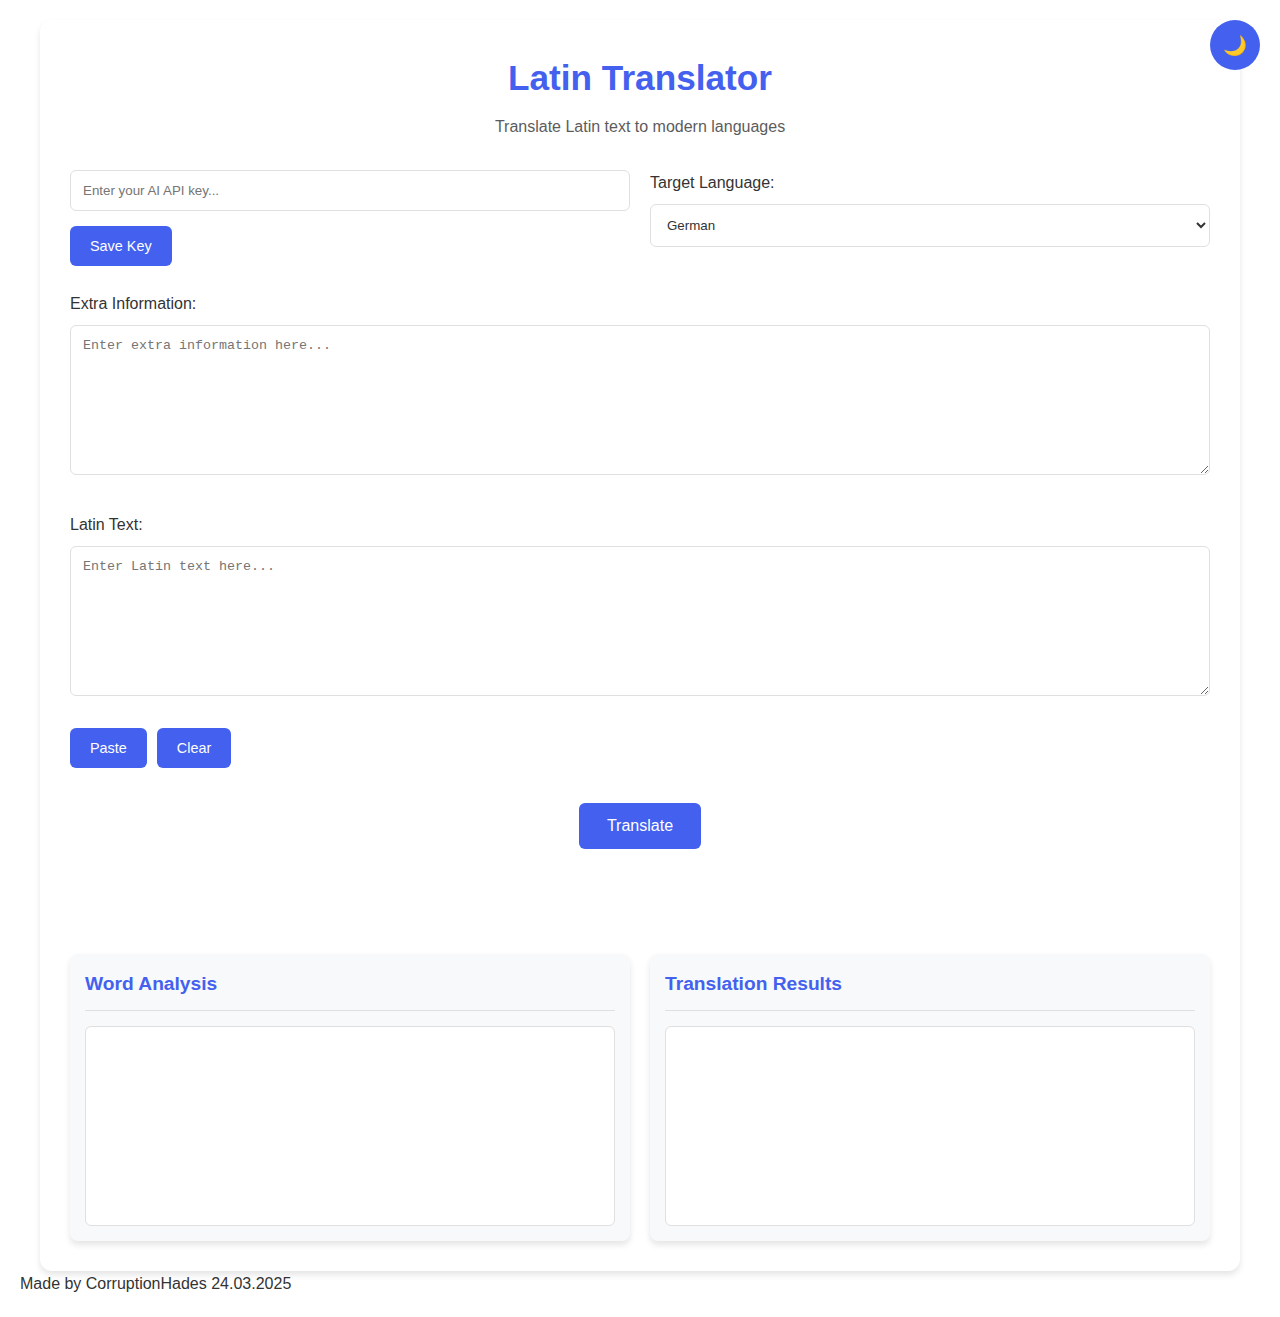
<file: better_latin_translator/index.html>
<!DOCTYPE html>
<html lang="en">
<head>
    <meta charset="UTF-8">
    <meta name="viewport" content="width=device-width, initial-scale=1.0">
    <title>Latin Translator</title>
    <link rel="stylesheet" href="styles.css">
</head>
<body>
<div class="theme-toggle-container">
    <button id="themeToggle">🌓</button>
</div>
<div class="container">
    <header>
        <h1>Latin Translator</h1>
        <p class="subtitle">Translate Latin text to modern languages</p>
    </header>

    <section class="settings-section">
        <div class="api-key-container">
            <input type="password" id="apiKeyInput" placeholder="Enter your AI API key...">
            <button id="saveApiKeyButton">Save Key</button>
        </div>
        <div class="language-container">
            <label for="languageSelector">Target Language:</label>
            <select id="languageSelector">
                <option value="German">German</option>
                <option value="French">French</option>
                <option value="Spanish">Spanish</option>
                <option value="English">English</option>
            </select>
        </div>
    </section>

    <section class="extra-info-section">
        <div class="textarea-container">
            <label for="extraInfoInput">Extra Information:</label>
            <textarea id="extraInfoInput" placeholder="Enter extra information here..."></textarea>
        </div>
    </section>

    <section class="input-section">
        <div class="textarea-container">
            <label for="textInput">Latin Text:</label>
            <textarea id="textInput" placeholder="Enter Latin text here..."></textarea>
            <div class="button-group">
                <button id="pasteButton">Paste</button>
                <button id="clearButton">Clear</button>
            </div>
        </div>
        <div class="button-group">
            <button id="generateButton" class="primary-button">Translate</button>
            <button id="retryButton" class="primary-button" style="display: none;">Retry Translation</button>
        </div>
    </section>

    <div id="translatingIndicator" class="translating-indicator">
        <div class="spinner"></div>
        <span>Translating...</span>
    </div>

    <section class="output-section">
        <div class="output-container">
		    <div class="output-header">
      		  <h3>Word Analysis</h3>
			</div>
			    <div id="outputBox" class="output-box"></div>
			</div>
        <div class="output-container">
            <div class="output-header">
                <h3>Translation Results</h3>
            </div>
            <div id="translationsBox" class="translations-box"></div>
        </div>
    </section>
</div>
<script src="script.js"></script>
<footer>
    <p>Made by CorruptionHades 24.03.2025</p>
</footer>
</body>
</html>
</file>
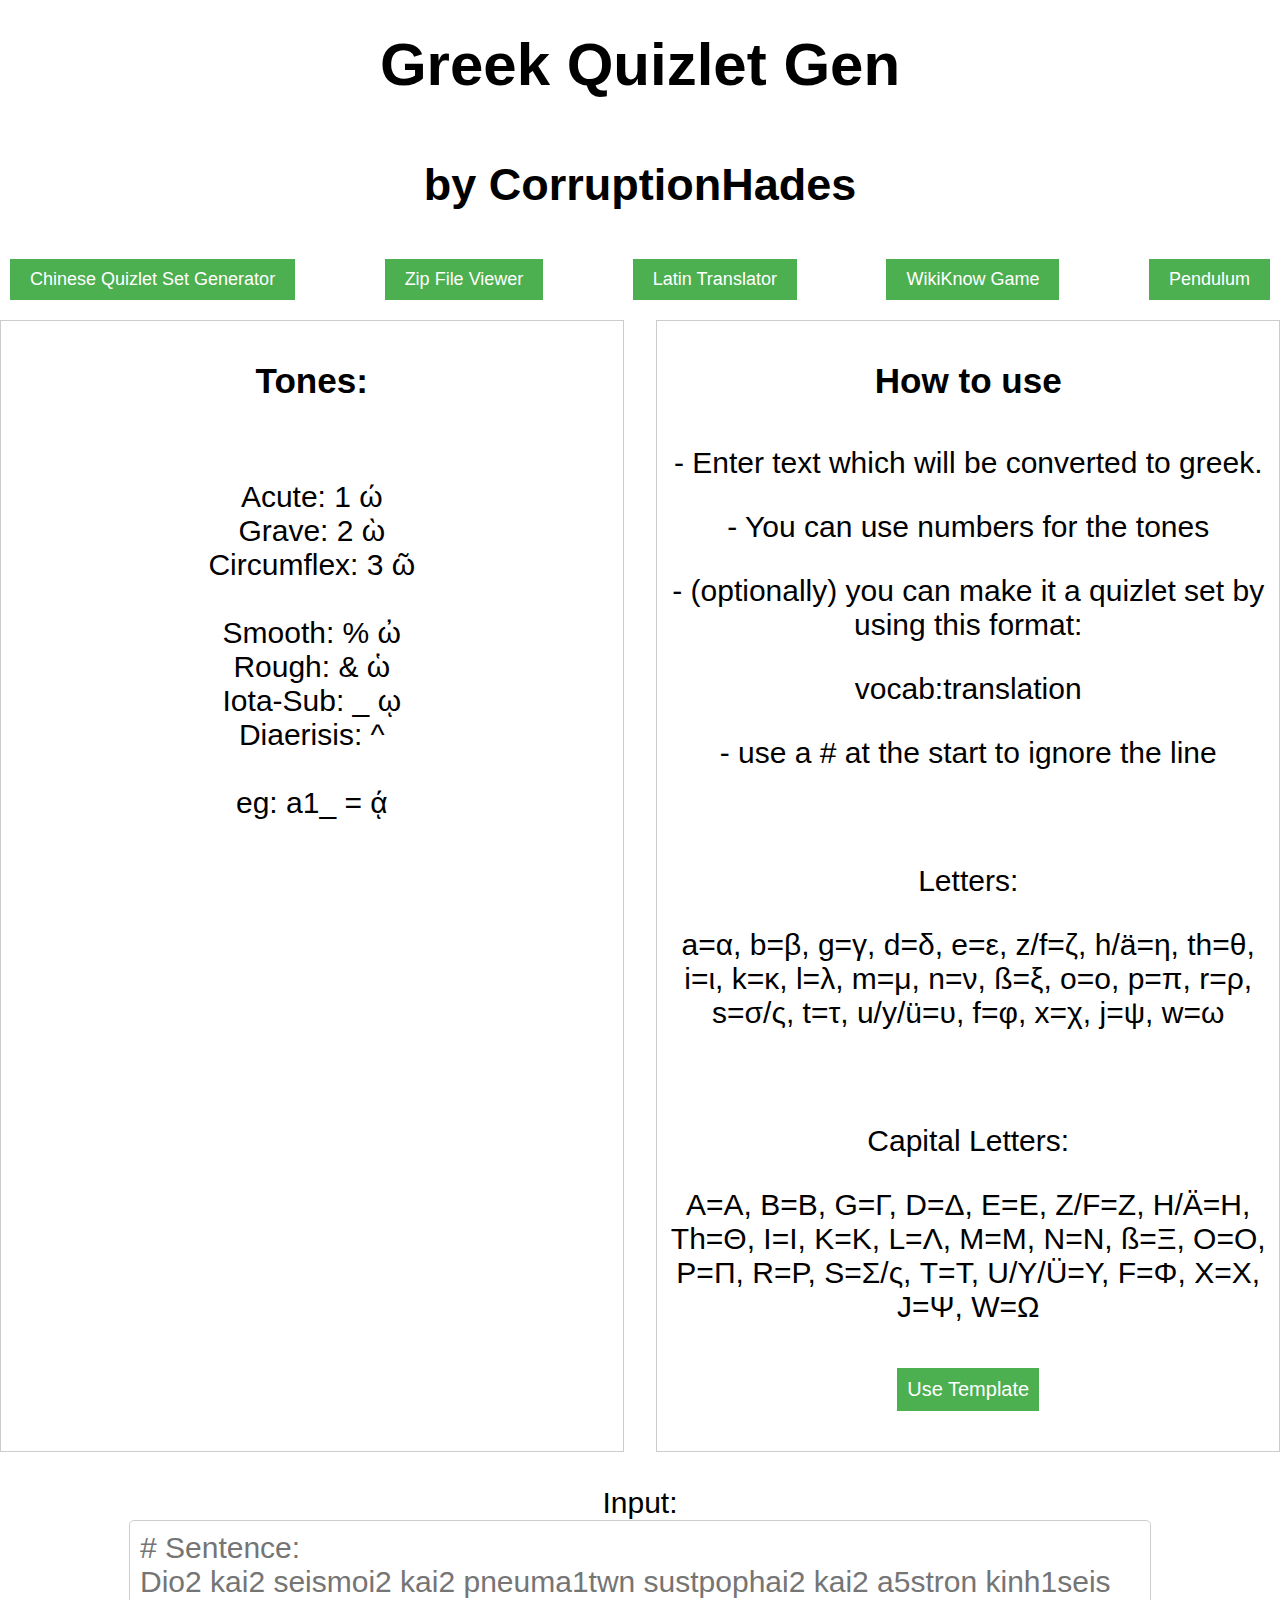
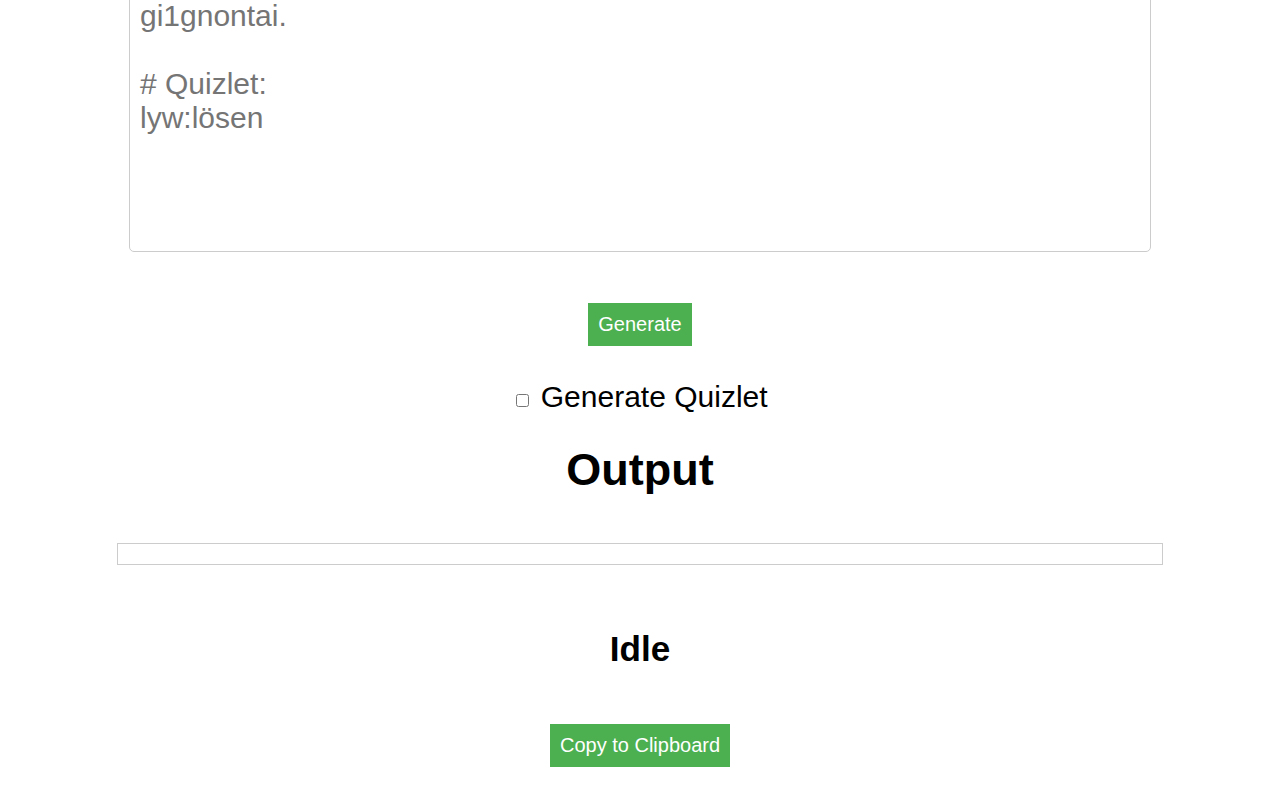
<file: GreekQuizletGen/index.html>
<!DOCTYPE html>
<html lang="en">
<head>
    <meta charset="UTF-8">
    <title>Quizlet Gen</title>
    <style>
        body {
            font-family: Arial, sans-serif;
            text-align: center;
            font-size: 30px;
            margin: 0;
            padding: 0;
        }
        #outputText {
            margin-top: 20px;
            padding: 10px;
            border: 1px solid #ccc;
            width: 80%;
            margin-left: auto;
            margin-right: auto;
        }
        #inputText {
            font-family: Arial, sans-serif;
            font-size: 30px;
        }

        h1, h2, h3 {
            font-family: Arial, sans-serif;
            margin-top: 20px;
            padding: 10px;
        }

        #helpArea, #newColumn {
            margin-top: 20px;
            padding: 10px;
            border: 1px solid #ccc;
            width: 47%;
        }

        button {
            font-family: Arial, sans-serif;
            font-size: 18px;
            padding: 10px 20px;
            background-color: #4CAF50;
            color: white;
            border: none;
            cursor: pointer;
        }
        button:hover {
            background-color: #45a049;
        }

        textarea {
            font-family: Arial, sans-serif;
            font-size: 16px;
            padding: 10px;
            border-radius: 5px;
            border: 1px solid #ccc;
            resize: none; /* Disable textarea resizing */
        }

        input[type="checkbox"] {
            margin-top: 10px;
        }

        label {
            font-size: 16px;
            margin-left: 5px;
        }


        #generateButton, #copyButton, #template {
            font-size: 20px;
            padding: 10px;
            margin-top: 10px;
        }

        .buttonContainer {
            display: flex;
            justify-content: space-between;
        }

        .buttonContainer button {
            margin: 0 10px;
        }

        @media (max-width: 800px) {
            .inputText {
                width: 80%;
            }

            .buttonContainer {
                display: flex;
                justify-content: space-between;
                flex-direction: column;
            }

            .buttonContainer button {
                margin: 3px;
                width: 90%;
                align-self: center;
            }
        }
    </style>
</head>
<body>
    <h1>Greek Quizlet Gen</h1>
    <h2>by CorruptionHades</h2>

    <div id="buttonContainer" class="buttonContainer">
        <button onclick="window.location.href='../ChineseTools/index.html'">Chinese Quizlet Set Generator</button>
        <button onclick="window.location.href='../index.html'">Zip File Viewer</button>
        <button onclick="window.location.href='../better_latin_translator/index.html'">Latin Translator</button>
        <button onclick="window.location.href='../wikiknow/index.html'">WikiKnow Game</button>
        <button onclick="window.location.href='../Pendulum/index.html'">Pendulum</button>
    </div>

    <div style="display: flex; justify-content: space-between;">
        <div id="helpArea">
            <h3>Tones: </h3><br>
            Acute: 1 ώ<br>
            Grave: 2 ὼ<br>
            Circumflex: 3 ῶ<br><br>
            Smooth: % ὠ<br>
            Rough: & ὡ<br>
            Iota-Sub: _ ῳ<br>
            Diaerisis: ^<br>
            <br>
            eg: a1_ = ᾴ<br>
        </div>
        <div id="newColumn">
            <h3>How to use</h3>
            <p>- Enter text which will be converted to greek.</p>
            <p>- You can use numbers for the tones</p>
            <p>- (optionally) you can make it a quizlet set by using this format:</p>
            <p>vocab:translation</p>
            <p>- use a # at the start to ignore the line</p><br>
            <p>Letters:</p>
            <p>a=α, b=β, g=γ, d=δ, e=ε, z/f=ζ, h/ä=η, th=θ, i=ι, k=κ, l=λ, m=μ, n=ν, ß=ξ, o=ο, p=π, r=ρ, s=σ/ς, t=τ, u/y/ü=υ, f=φ, x=χ, j=ψ, w=ω</p><br>
            <p>Capital Letters:</p>
            <p>Α=Α, B=Β, G=Γ, D=Δ, E=Ε, Z/F=Ζ, H/Ä=Η, Th=Θ, I=Ι, K=Κ, L=Λ, M=Μ, N=Ν, ß=Ξ, O=Ο, P=Π, R=Ρ, S=Σ/ς, T=Τ, U/Y/Ü=Υ, F=Φ, X=Χ, J=Ψ, W=Ω<br><br>

            <button id="template">Use Template</button>
        </div>
    </div>

    <br>

    Input:<br>

    <textarea id="inputText" class="inputText" rows="4" cols="50" placeholder="# Sentence:&#10;Dio2 kai2 seismoi2 kai2 pneuma1twn sustpophai2 kai2 a5stron kinh1seis gi1gnontai. &#10;&#10;# Quizlet:&#10;lyw:lösen" style="width: 1000px; height: 310px;"></textarea><br><br>

    <button id="generateButton">Generate</button><br><br>
    <input type="checkbox" id="myCheckbox"> Generate Quizlet <br>

    <div id="quizletCheckDiv">
        <p>Separator</p>
        <textarea id="quizletID"></textarea>
    </div>

    <h2>Output</h2>

    <div id="outputText"></div><br>
    <h3 id="info">Idle</h3>
    <button id="copyButton">Copy to Clipboard</button>

    <br>
    <br>

    <script src="script.js"></script>
</body>
</html>
</file>
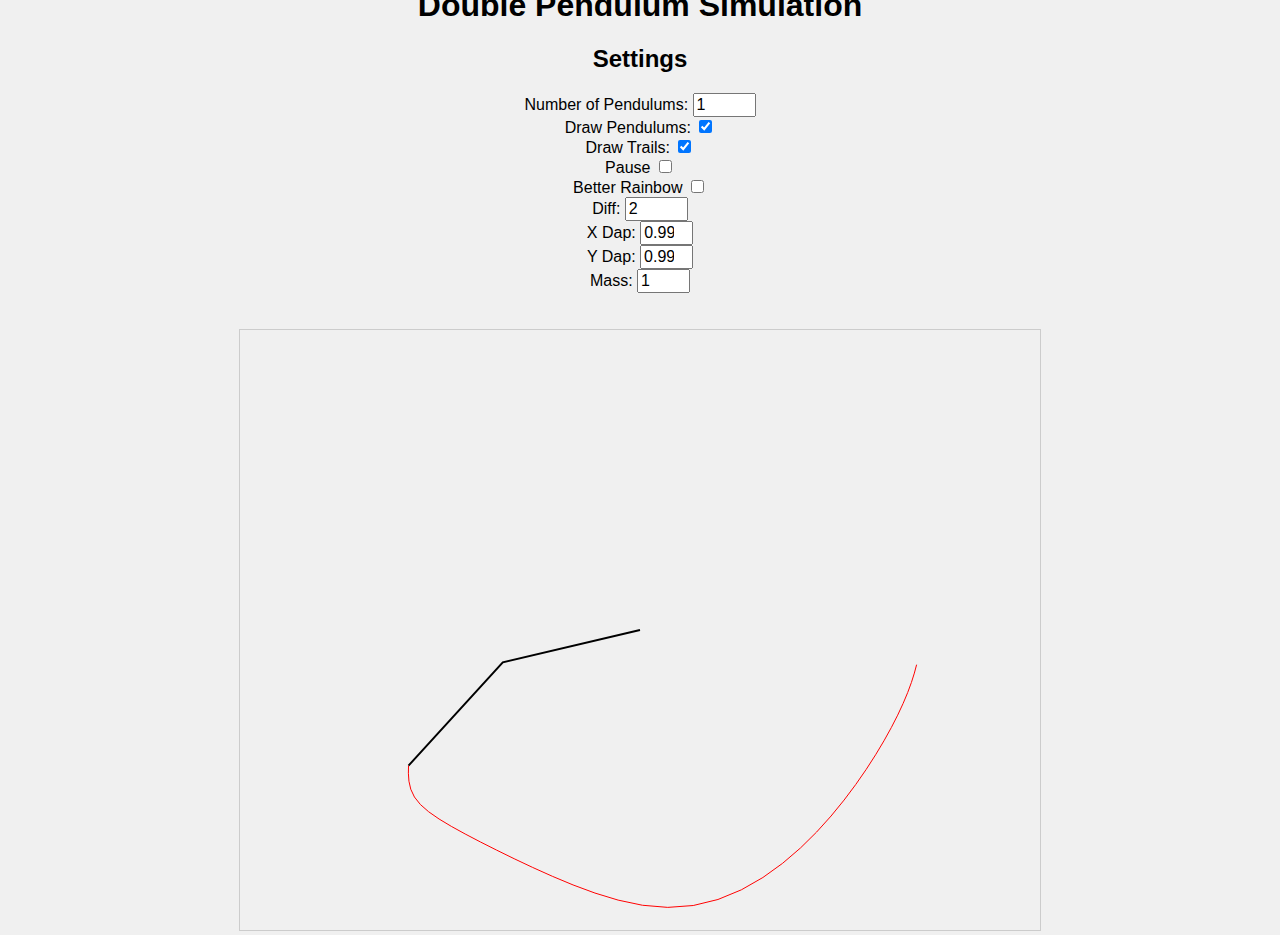
<file: Pendulum/index.html>
<!DOCTYPE html>
<html lang="en">
<head>
    <meta charset="UTF-8">
    <title>Double Pendulum Simulation</title>
    <link rel="stylesheet" href="styles.css">
</head>
<body>
<div class="container">
    <h1>Double Pendulum Simulation</h1>

    <div class="settings">
        <h2>Settings</h2>
        <label for="numPendulums">Number of Pendulums:</label>
        <input type="number" id="numPendulums" value="1" min="1" max="10">
        <br>
        <label for="drawPendulums">Draw Pendulums:</label>
        <input type="checkbox" id="drawPendulums" checked>
        <br>
        <label for="drawTrails">Draw Trails:</label>
        <input type="checkbox" id="drawTrails" checked>
        <br>
        <label for="pause">Pause</label>
        <input type="checkbox" id="pause">
        <br>
        <label for="rainbow">Better Rainbow</label>
        <input type="checkbox" id="rainbow">
        <br>
        <label for="diff">Diff:</label>
        <input type="number" id="diff" value="2" min="1" max="10">
        <br>
        <label for="xdap">X Dap:</label>
        <input type="number" id="xdap" value="0.99" min="0" max="3">
        <br>
        <label for="ydap">Y Dap:</label>
        <input type="number" id="ydap" value="0.99" min="0" max="3">
        <br>
        <label for="mass">Mass:</label>
        <input type="number" id="mass" value="1" min="0" max="2">
        <br>
        <p id="info"></p>
    </div>

    <canvas id="pendulumCanvas" width="800" height="600"></canvas>
</div>
<script src="script.js"></script>
</body>
</html>
</file>
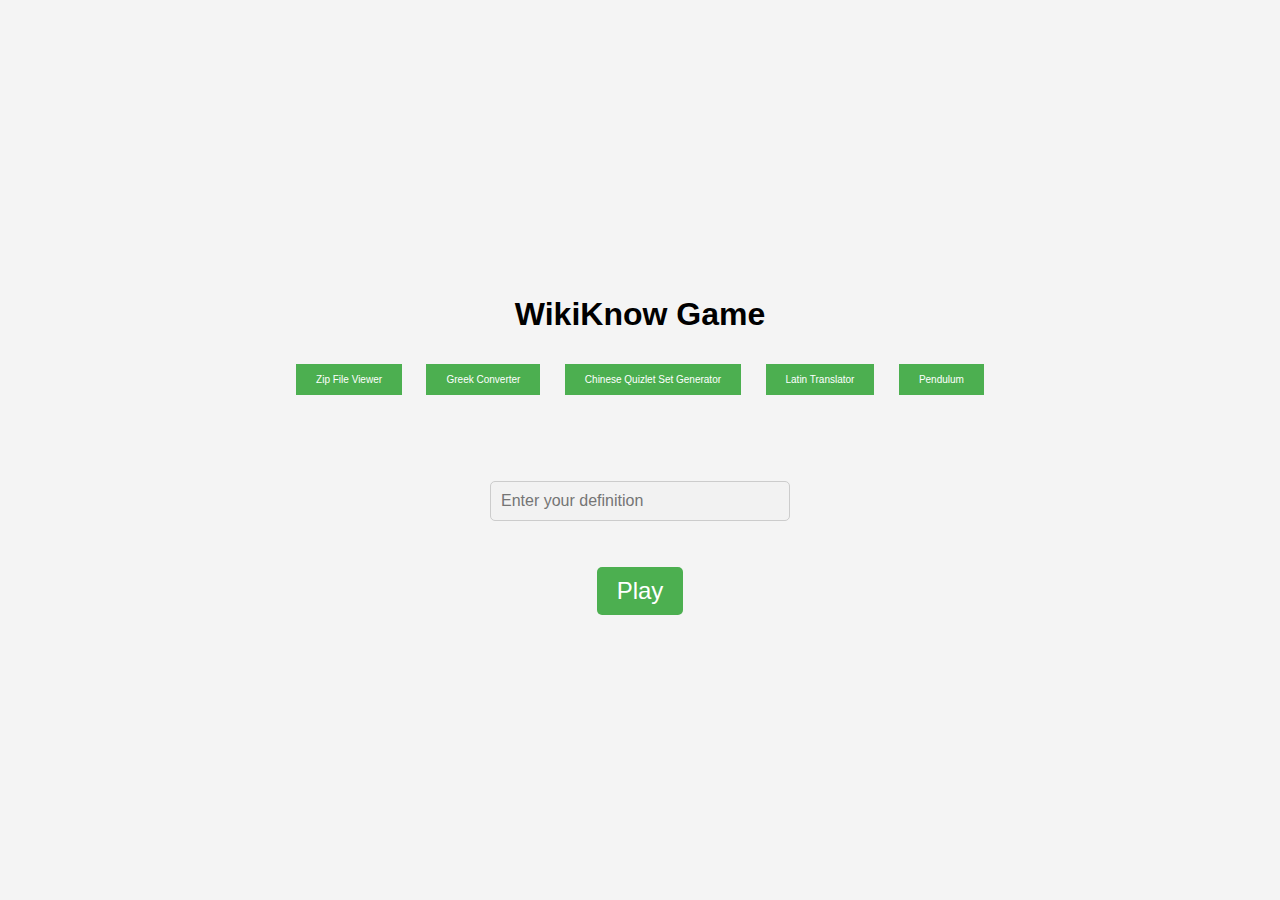
<file: wikiknow/index.html>
<!DOCTYPE html>
<html lang="en">
<head>
    <meta charset="UTF-8">
    <title>WikiKnow Game</title>
    <meta name="viewport" content="width=device-width, initial-scale=1.0" />
    <link rel="stylesheet" href="styles.css">
</head>
<body>

    <div class="container">

        <h1>WikiKnow Game</h1>

        <div id="buttonContainer">
            <button onclick="window.location.href='../index.html'">Zip File Viewer</button>
            <button onclick="window.location.href='../GreekQuizletGen/index.html'">Greek Converter</button>
            <button onclick="window.location.href='../ChineseTools/index.html'">Chinese Quizlet Set Generator</button>
            <button onclick="window.location.href='../better_latin_translator/index.html'">Latin Translator</button>
            <button onclick="window.location.href='../Pendulum/index.html'">Pendulum</button>
        </div>

        <h4 id="word"></h4>
        <a href="#" id="link"></a>
        <br>
        <input type="search" id="definition_input" placeholder="Enter your definition" disabled>
        <br> <h3 id="info_text"></h3>
        <br>
        <button id="play_button">Play</button>
    </div>

    <script src="script.js"></script>
</body>
</html>
</file>
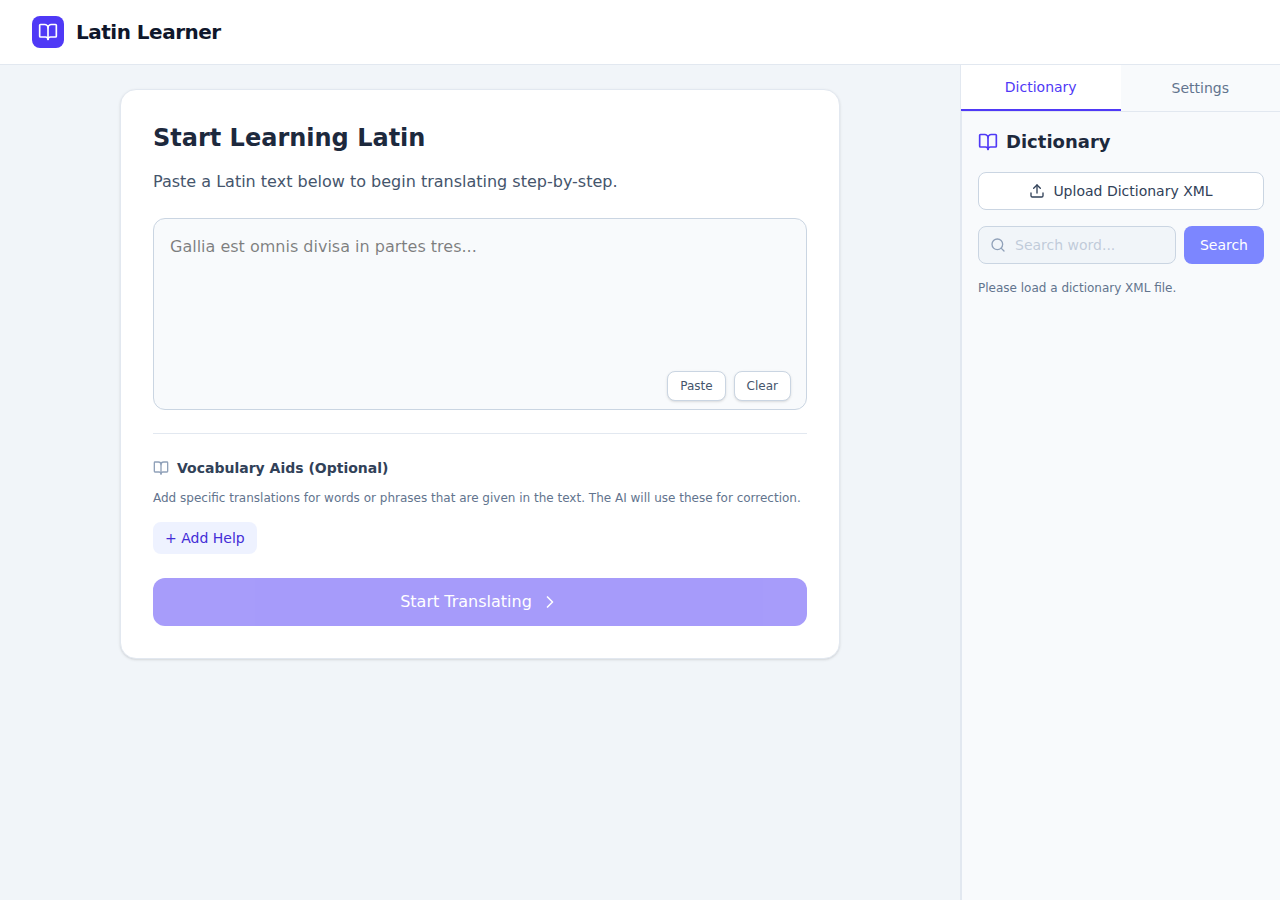
<file: latinlearn/dist/index.html>
<!doctype html>
<html lang="en">
  <head>
    <meta charset="UTF-8" />
    <meta name="viewport" content="width=device-width, initial-scale=1.0" />
    <title>Latein Learn</title>
    <script type="module" crossorigin src="./assets/index-CNq9-dBV.js"></script>
    <link rel="stylesheet" crossorigin href="./assets/index-Dxn6sIit.css">
  </head>
  <body>
    <div id="root"></div>
  </body>
</html>
</file>
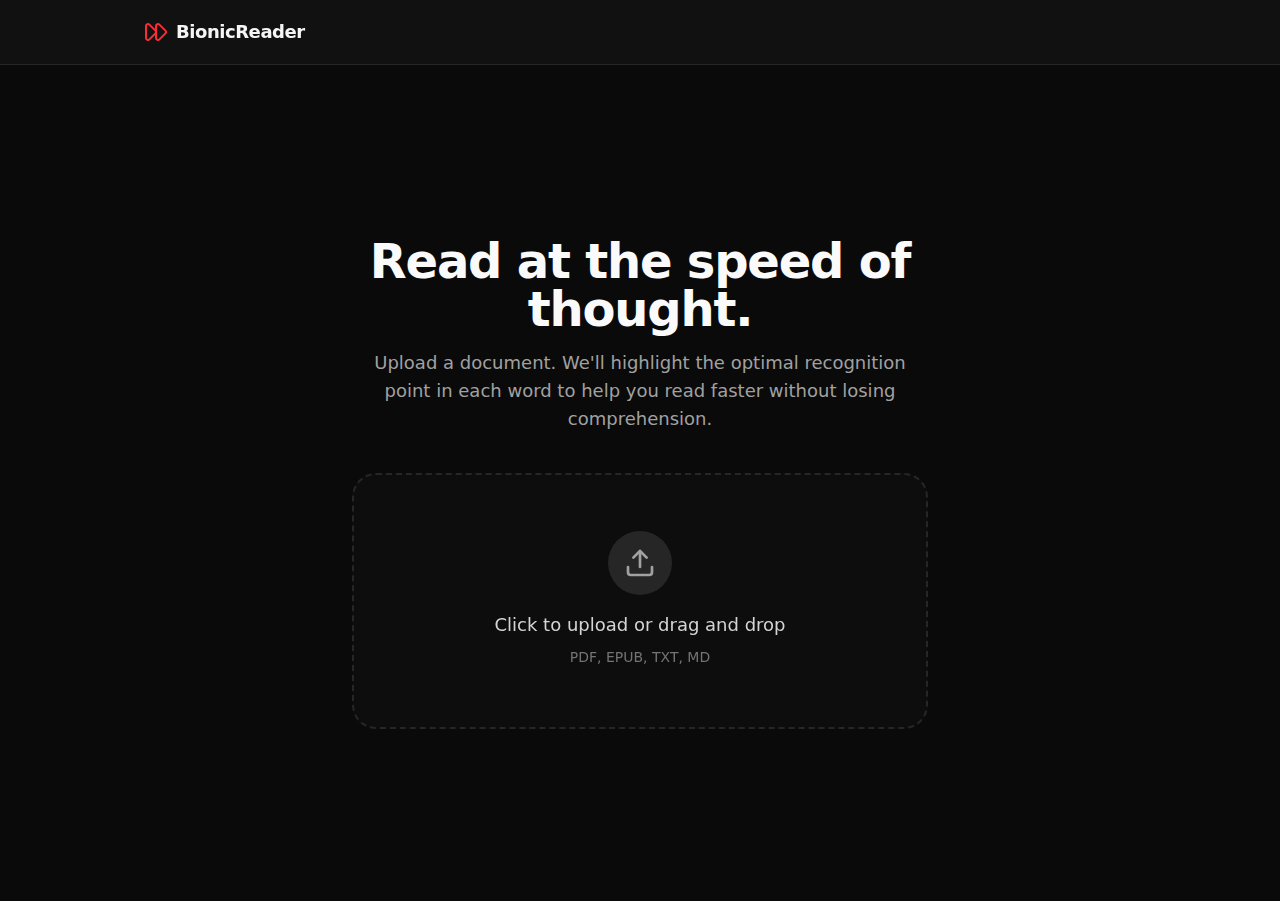
<file: speedread/dist/index.html>
<!doctype html>
<html lang="en">
  <head>
    <meta charset="UTF-8" />
    <meta name="viewport" content="width=device-width, initial-scale=1.0" />
    <title>Bionic Reader</title>
    <script type="module" crossorigin src="./assets/index-B8YcBjqF.js"></script>
    <link rel="stylesheet" crossorigin href="./assets/index-CgSbBqcq.css">
  </head>
  <body>
    <div id="root"></div>
  </body>
</html>
</file>
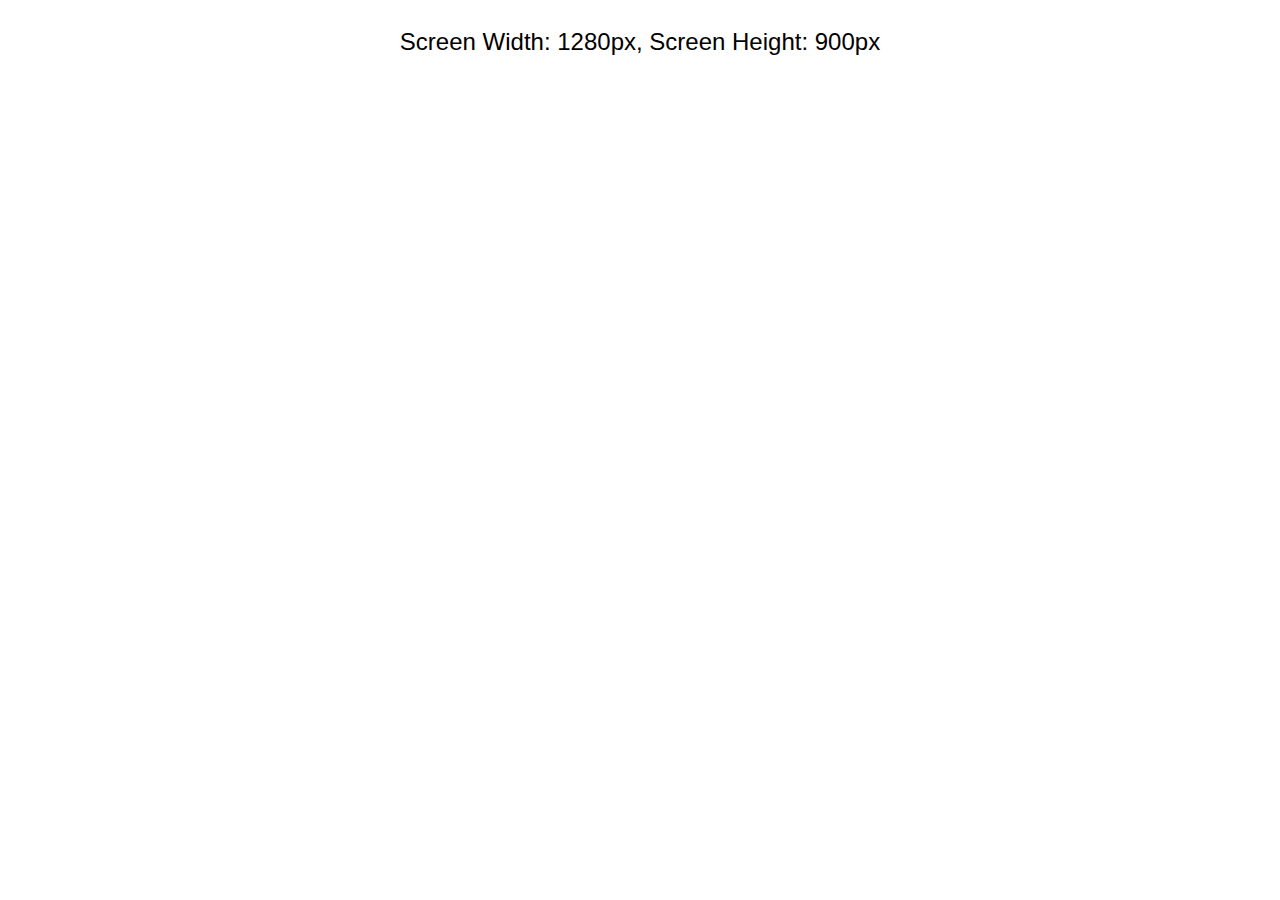
<file: test.html>
<!DOCTYPE html>
<html lang="en">
<head>
    <meta charset="UTF-8">
    <meta name="viewport" content="width=device-width, initial-scale=1.0">
    <title>Screen Size</title>
    <style>
        body {
            font-family: Arial, sans-serif;
            text-align: center;
            padding: 20px;
        }
        #screenSize {
            font-size: 24px;
            margin-bottom: 20px;
        }
    </style>
</head>
<body>

<div id="screenSize"></div>

<script>
    // Function to display screen width and height
    function displayScreenSize() {
        const width = window.innerWidth;
        const height = window.innerHeight;
        document.getElementById("screenSize").innerHTML = "Screen Width: " + width + "px, Screen Height: " + height + "px";
    }

    async function test() {
        const headers = new Headers();
        headers.append("Pinyin", encodeURIComponent("我不是"));

        let response = await fetch(`https://latincheats.stormcph-dk.workers.dev/`, {
            method: "GET",
            headers: headers
        });

        let text = await response.text();

        console.log(text.replaceAll(" ", ""));

        text = decodeURIComponent(text.replaceAll(" ", ""));

        console.log(text);
    }

    // Display screen size when page loads
    window.onload = displayScreenSize;

    // Update screen size when window is resized
    window.onresize = displayScreenSize;
</script>

</body>
</html>
</file>
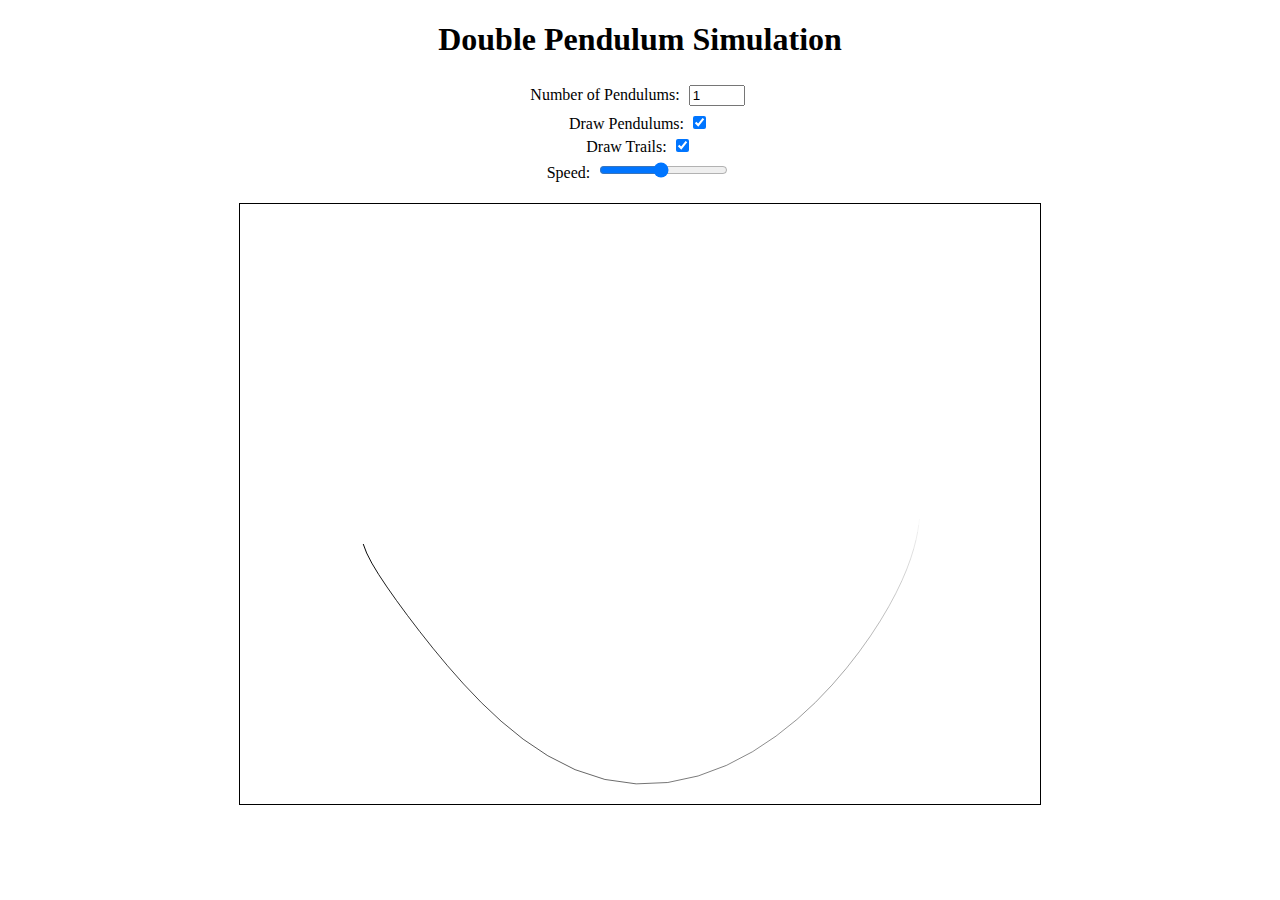
<file: test2.html>
<!DOCTYPE html>
<html lang="en">
<head>
    <meta charset="UTF-8">
    <meta name="viewport" content="width=device-width, initial-scale=1.0">
    <title>Double Pendulum Simulation</title>
    <style>
        canvas {
            border: 1px solid black;
            display: block;
            margin: 0 auto;
        }
        #controls {
            text-align: center;
            margin: 20px;
        }
        #controls input {
            margin: 5px;
        }
    </style>
</head>
<body>
<h1 style="text-align: center;">Double Pendulum Simulation</h1>
<div id="controls">
    <label for="numPendulums">Number of Pendulums:</label>
    <input type="number" id="numPendulums" value="1" min="1" max="10"><br>
    <label for="drawPendulums">Draw Pendulums:</label>
    <input type="checkbox" id="drawPendulums" checked><br>
    <label for="drawTrails">Draw Trails:</label>
    <input type="checkbox" id="drawTrails" checked><br>
    <label for="speed">Speed:</label>
    <input type="range" id="speed" min="0.1" max="2" value="1" step="0.1"><br>
</div>
<canvas id="canvas" width="800" height="600"></canvas>
<script>

    const canvas = document.getElementById('canvas');
    const ctx = canvas.getContext('2d');

    let numPendulums = document.getElementById('numPendulums').value;
    let drawPendulums = document.getElementById('drawPendulums').checked;
    let drawTrails = document.getElementById('drawTrails').checked;
    let speed = document.getElementById('speed').value;

    class Pendulum {
        constructor(x, y, length1, length2, mass1, mass2, angle1, angle2) {
            this.origin = { x, y };
            this.x = x;
            this.y = y;
            this.length1 = length1;
            this.length2 = length2;
            this.length = [length1, length2];
            this.mass1 = mass1;
            this.mass = [mass1, mass2];
            this.mass2 = mass2;
            this.angle = angle1;

            this.angle1 = angle1;
            this.angle2 = angle2;
            this.aVel1 = 0;
            this.aVel2 = 0;
            this.aAcc1 = 0;
            this.aAcc2 = 0;
            this.trail = [];
            this.maxTrailLength = 40; // Adjust the trail length as needed
        }

        update() {

            const g = 1;

            const num1 = -g * (2 * this.mass1 + this.mass2) * Math.sin(this.angle1);
            const num2 = -this.mass2 * g * Math.sin(this.angle1 - 2 * this.angle2);
            const num3 = -2 * Math.sin(this.angle1 - this.angle2) * this.mass2;
            const num4 = this.aVel2 * this.aVel2 * this.length2 + this.aVel1 * this.aVel1 * this.length1 * Math.cos(this.angle1 - this.angle2);
            const den = this.length1 * (2 * this.mass1 + this.mass2 - this.mass2 * Math.cos(2 * this.angle1 - 2 * this.angle2));

            this.aAcc1 = (num1 + num2 + num3 * num4) / den;

            const num5 = 2 * Math.sin(this.angle1 - this.angle2);
            const num6 = (this.aVel1 * this.aVel1 * this.length1 * (this.mass1 + this.mass2) + g * (this.mass1 + this.mass2) * Math.cos(this.angle1) + this.aVel2 * this.aVel2 * this.length2 * this.mass2 * Math.cos(this.angle1 - this.angle2));
            const den2 = this.length2 * (2 * this.mass1 + this.mass2 - this.mass2 * Math.cos(2 * this.angle1 - 2 * this.angle2));

            this.aAcc2 = (num5 * num6) / den2;

            this.angle1 += this.aVel1;
            this.angle2 += this.aVel2;
            this.aVel1 += this.aAcc1;
            this.aVel2 += this.aAcc2;

         //   this.aVel1 *= 0.99; // Damping to stabilize the motion
      //      this.aVel2 *= 0.99;

            // Update trail
            const x1 = this.x + this.length1 * Math.sin(this.angle1);
            const y1 = this.y + this.length1 * Math.cos(this.angle1);
            const x2 = x1 + this.length2 * Math.sin(this.angle2);
            const y2 = y1 + this.length2 * Math.cos(this.angle2);
            this.trail.push({ x: x2, y: y2 });

            if (this.trail.length > this.maxTrailLength) {
                this.trail.shift();
            }
        }


        draw() {
            const end1 = this.getEnd1();
            const end2 = this.getEnd2();

            ctx.beginPath();
            ctx.moveTo(this.origin.x, this.origin.y);
            ctx.lineTo(end1.x, end1.y);
            ctx.lineTo(end2.x, end2.y);
            ctx.strokeStyle = 'black';
            ctx.lineWidth = 2;
            ctx.stroke();

            ctx.beginPath();
            ctx.arc(end2.x, end2.y, this.mass[1] / 2, 0, Math.PI * 2);
            ctx.fillStyle = 'black';
            ctx.fill();
        }

        drawTrail() {
            for (let i = 0; i < this.trail.length - 1; i++) {
                const opacity = (i + 1) / this.trail.length;
                ctx.beginPath();
                ctx.moveTo(this.trail[i].x, this.trail[i].y);
                ctx.lineTo(this.trail[i + 1].x, this.trail[i + 1].y);
                ctx.strokeStyle = `rgba(0, 0, 0, ${opacity})`;
                ctx.lineWidth = 1;
                ctx.stroke();
            }
        }

        getEnd1() {
            return {
                x: this.origin.x + this.length[0] * Math.sin(this.angle[0]),
                y: this.origin.y + this.length[0] * Math.cos(this.angle[0])
            };
        }

        getEnd2() {
            const end1 = this.getEnd1();
            return {
                x: end1.x + this.length[1] * Math.sin(this.angle[1]),
                y: end1.y + this.length[1] * Math.cos(this.angle[1])
            };
        }
    }

    const pendulums = [];

    function initializePendulums(numPendulums) {
        pendulums.length = 0;
        const initialLength1 = Math.random() * 100 + 50;
        const initialLength2 = Math.random() * 100 + 50;
        const initialMass1 = Math.random() * 20 + 10;
        const initialMass2 = Math.random() * 20 + 10;
        const initialAngle1 = Math.PI / 2;
        const initialAngle2 = Math.PI / 2;

        const diff = 10;

        for (let i = 0; i < numPendulums; i++) {
            const length1 = initialLength1 + Math.floor(Math.random() * diff);
            const length2 = initialLength2 + Math.floor(Math.random() * diff);
            const mass1 = // Math.random() * 20 + 10;
                initialMass1 + Math.floor(Math.random() * diff);
            const mass2 =// Math.random() * 20 + 10;
                initialMass2 + Math.floor(Math.random() * diff);
            const angle1 = initialAngle1;
            const angle2 = initialAngle2;
            const pendulum = new Pendulum(canvas.width / 2, canvas.height / 2, length1, length2, mass1, mass2, angle1, angle2);
            pendulums.push(pendulum);
        }
    }

    function updateSimulation() {
        ctx.clearRect(0, 0, canvas.width, canvas.height);

        pendulums.forEach(pendulum => {
            pendulum.update();
            if (drawPendulums) pendulum.draw();
            if (drawTrails) pendulum.drawTrail();
        });

        requestAnimationFrame(updateSimulation);
    }

    document.getElementById('numPendulums').addEventListener('input', (e) => {
        numPendulums = e.target.value;
        initializePendulums(numPendulums);
    });

    document.getElementById('drawPendulums').addEventListener('change', (e) => {
        drawPendulums = e.target.checked;
    });

    document.getElementById('drawTrails').addEventListener('change', (e) => {
        drawTrails = e.target.checked;
    });

    document.getElementById('speed').addEventListener('input', (e) => {
        speed = e.target.value;
        pendulums.forEach(p => {
            p.aVel = [p.aVel[0] * speed, p.aVel[1] * speed];
        });
    });

    initializePendulums(numPendulums);
    updateSimulation();


</script>
</body>

</html>
</file>
<file: better_latin_translator/styles.css>
:root {
    --primary-color: #4361ee;
    --primary-hover: #3a56d4;
    --secondary-color: #f72585;
    --background-color: #ffffff;
    --text-color: #333333;
    --border-color: #e0e0e0;
    --card-bg: #f8f9fa;
    --input-bg: #ffffff;
    --shadow: 0 4px 6px rgba(0, 0, 0, 0.1);
    --transition: all 0.3s ease;
}

[data-theme="dark"] {
    --primary-color: #4cc9f0;
    --primary-hover: #3aa8d8;
    --secondary-color: #f72585;
    --background-color: #121212;
    --text-color: #e0e0e0;
    --border-color: #333333;
    --card-bg: #1e1e1e;
    --input-bg: #2d2d2d;
    --shadow: 0 4px 6px rgba(0, 0, 0, 0.3);
}

* {
    box-sizing: border-box;
    margin: 0;
    padding: 0;
}

body {
    font-family: 'Segoe UI', Tahoma, Geneva, Verdana, sans-serif;
    background-color: var(--background-color);
    color: var(--text-color);
    transition: var(--transition);
    line-height: 1.6;
    padding: 20px;
    min-height: 100vh;
}

.container {
    max-width: 1200px;
    margin: 0 auto;
    background-color: var(--background-color);
    padding: 30px;
    border-radius: 12px;
    box-shadow: var(--shadow);
    transition: var(--transition);
}

header {
    text-align: center;
    margin-bottom: 30px;
}

h1 {
    color: var(--primary-color);
    margin-bottom: 8px;
    font-size: 2.2rem;
}

.subtitle {
    color: var(--text-color);
    opacity: 0.8;
    font-size: 1rem;
}

.settings-section {
    display: flex;
    flex-wrap: wrap;
    gap: 20px;
    margin-bottom: 25px;
}

.api-key-container, .language-container {
    flex: 1;
    min-width: 250px;
}

label {
    display: block;
    margin-bottom: 8px;
    font-weight: 500;
    color: var(--text-color);
}

input, select, textarea {
    width: 100%;
    padding: 12px;
    margin-bottom: 15px;
    border: 1px solid var(--border-color);
    border-radius: 6px;
    background-color: var(--input-bg);
    color: var(--text-color);
    transition: var(--transition);
}

input:focus, select:focus, textarea:focus {
    outline: none;
    border-color: var(--primary-color);
    box-shadow: 0 0 0 2px rgba(67, 97, 238, 0.2);
}

button {
    padding: 12px 20px;
    border: none;
    border-radius: 6px;
    background-color: var(--primary-color);
    color: white;
    cursor: pointer;
    font-weight: 500;
    transition: var(--transition);
    font-size: 0.9rem;
}

button:hover {
    background-color: var(--primary-hover);
    transform: translateY(-1px);
}

button:active {
    transform: translateY(0);
}

.primary-button {
    background-color: var(--primary-color);
    padding: 14px 28px;
    font-size: 1rem;
    display: block;
    margin: 20px auto;
}

.button-group {
    display: flex;
    gap: 10px;
    margin-top: 10px;
}

.input-section {
    margin-bottom: 25px;
}

.textarea-container {
    margin-bottom: 15px;
}

textarea {
    min-height: 150px;
    resize: vertical;
}

.output-section {
    display: grid;
    grid-template-columns: 1fr 1fr;
    gap: 20px;
    margin-top: 30px;
}

@media (max-width: 768px) {
    .output-section {
        grid-template-columns: 1fr;
    }
}

.output-container {
    background-color: var(--card-bg);
    border-radius: 8px;
    padding: 15px;
    box-shadow: var(--shadow);
    transition: var(--transition);
}

.output-header {
    margin-bottom: 15px;
    padding-bottom: 10px;
    border-bottom: 1px solid var(--border-color);
}

h3 {
    color: var(--primary-color);
    font-size: 1.2rem;
}

.output-box, .translations-box {
    min-height: 200px;
    max-height: 300px;
    overflow-y: auto;
    padding: 10px;
    background-color: var(--background-color);
    border-radius: 6px;
    border: 1px solid var(--border-color);
}

.word {
    display: inline-block;
    margin: 5px;
    padding: 8px 12px;
    border-radius: 4px;
    background-color: var(--card-bg);
    color: var(--text-color);
    border: 1px solid var(--border-color);
    transition: var(--transition);
}

.word.completed {
    background-color: #28a745;
    color: white;
    border-color: #28a745;
}

.translation {
    margin-bottom: 10px;
    padding: 12px;
    border-radius: 6px;
    background-color: var(--card-bg);
    box-shadow: var(--shadow);
    transition: var(--transition);
}

.translation:hover {
    transform: translateX(5px);
}

.theme-toggle-container {
    position: fixed;
    top: 20px;
    right: 20px;
    z-index: 100;
}

#themeToggle {
    width: 50px;
    height: 50px;
    border-radius: 50%;
    font-size: 1.2rem;
    display: flex;
    align-items: center;
    justify-content: center;
    background-color: var(--primary-color);
    color: white;
}

.translating-indicator {
    display: flex;
    align-items: center;
    justify-content: center;
    gap: 10px;
    padding: 15px;
    margin: 20px 0;
    background-color: rgba(67, 97, 238, 0.1);
    border-radius: 8px;
    color: var(--primary-color);
    font-weight: 500;
    opacity: 0;
    height: 0;
    overflow: hidden;
    transition: var(--transition);
}

.translating-indicator.active {
    opacity: 1;
    height: auto;
}

.spinner {
    width: 20px;
    height: 20px;
    border: 3px solid rgba(67, 97, 238, 0.3);
    border-radius: 50%;
    border-top-color: var(--primary-color);
    animation: spin 1s ease-in-out infinite;
}

@keyframes spin {
    to { transform: rotate(360deg); }
}

#retryButton {
    display: none;
    margin-top: 20px;
    padding: 12px 20px;
    border: none;
    border-radius: 6px;
    background-color: var(--secondary-color);
    color: white;
    cursor: pointer;
    font-weight: 500;
    transition: var(--transition);
    font-size: 0.9rem;
}

#retryButton:hover {
    background-color: darken(var(--secondary-color), 10%);
}

/* Add these styles to your existing CSS */
.word {
    position: relative;
    cursor: pointer;
}

.word-translations {
    position: absolute;
    bottom: 100%;
    left: 50%;
    transform: translateX(-50%);
    background-color: var(--card-bg);
    border: 1px solid var(--border-color);
    border-radius: 6px;
    padding: 10px;
    box-shadow: var(--shadow);
    z-index: 100;
    min-width: 150px;
    max-width: 250px;
    display: none;
    margin-bottom: 5px;
}

.word-translations::after {
    content: '';
    position: absolute;
    top: 100%;
    left: 50%;
    transform: translateX(-50%);
    border-width: 5px;
    border-style: solid;
    border-color: var(--card-bg) transparent transparent transparent;
}

.word:hover .word-translations {
    display: block;
}

.word-translation-item {
    padding: 5px;
    margin: 3px 0;
    border-bottom: 1px solid var(--border-color);
    font-size: 0.9rem;
}

.word-translation-item:last-child {
    border-bottom: none;
}

/* Add to styles.css */
.word-popup {
    position: absolute;
    background-color: var(--card-bg);
    border: 1px solid var(--border-color);
    border-radius: 6px;
    padding: 10px;
    box-shadow: var(--shadow);
    z-index: 100;
    max-width: 300px;
    max-height: 200px;
    overflow-y: auto;
    display: none;
}

.word-popup h4 {
    margin-bottom: 8px;
    color: var(--primary-color);
    border-bottom: 1px solid var(--border-color);
    padding-bottom: 5px;
}

.word-popup ul {
    list-style-type: none;
    padding-left: 5px;
}

.word-popup li {
    padding: 3px 0;
    border-bottom: 1px dashed var(--border-color);
}

.word-popup li:last-child {
    border-bottom: none;
}

.word-container {
    position: relative;
    display: inline-block;
}
</file>
<file: Pendulum/styles.css>
body {
    font-family: Arial, sans-serif;
    margin: 0;
    padding: 0;
    background-color: #f0f0f0;
    display: flex;
    justify-content: center;
    align-items: center;
    height: 100vh;
    flex-direction: column;
}

.container {
    text-align: center;
}

canvas {
    border: 1px solid #ccc;
    margin-top: 20px;
}

label, input {
    font-size: 16px;
}
</file>
<file: wikiknow/styles.css>
@media (max-width: 800px) {
    .buttonContainer {
        display: flex;
        justify-content: space-between;
        flex-direction: column;
    }

    .buttonContainer button {
        margin: 3px;
        width: 90%;
        align-self: center;
    }
}

body {
    font-family: Arial, sans-serif;
    background-color: #f4f4f4;
    margin: 0;
    padding: 0;
    display: flex;
    justify-content: center;
    align-items: center;
    height: 100vh;
}

.container {
    text-align: center;
}

#play_button {
    font-size: 24px;
    padding: 10px 20px;
    background-color: #4CAF50;
    color: white;
    border: none;
    cursor: pointer;
    border-radius: 5px;
    transition: background-color 0.3s;
}

#play_button:hover {
    background-color: #45a049;
}

h4 {
    margin-top: 20px;
    font-size: 28px;
}

#definition_input {
    margin-top: 20px;
    padding: 10px;
    font-size: 16px;
    width: 300px;
    border: 1px solid #ccc;
    border-radius: 5px;
}

#link {
    font-size: 16px;
    color: blue;
    text-decoration: underline;
    cursor: pointer;
}

#link:hover {
    color: #23527c;
}

button {
    font-family: Arial, sans-serif;
    font-size: 10px;
    padding: 10px 20px;
    background-color: #4CAF50;
    color: white;
    border: none;
    cursor: pointer;
    margin: 10px 10px;
}

button:hover {
    background-color: #45a049;
}

.buttonContainer {
    display: flex;
    justify-content: space-between;
}

.buttonContainer button {
    margin: 0 10px;
}
</file>
<file: latinlearn/dist/assets/index-Dxn6sIit.css>
/*! tailwindcss v4.2.1 | MIT License | https://tailwindcss.com */@layer properties{@supports (((-webkit-hyphens:none)) and (not (margin-trim:inline))) or ((-moz-orient:inline) and (not (color:rgb(from red r g b)))){*,:before,:after,::backdrop{--tw-translate-x:0;--tw-translate-y:0;--tw-translate-z:0;--tw-space-y-reverse:0;--tw-border-style:solid;--tw-leading:initial;--tw-font-weight:initial;--tw-tracking:initial;--tw-shadow:0 0 #0000;--tw-shadow-color:initial;--tw-shadow-alpha:100%;--tw-inset-shadow:0 0 #0000;--tw-inset-shadow-color:initial;--tw-inset-shadow-alpha:100%;--tw-ring-color:initial;--tw-ring-shadow:0 0 #0000;--tw-inset-ring-color:initial;--tw-inset-ring-shadow:0 0 #0000;--tw-ring-inset:initial;--tw-ring-offset-width:0px;--tw-ring-offset-color:#fff;--tw-ring-offset-shadow:0 0 #0000;--tw-backdrop-blur:initial;--tw-backdrop-brightness:initial;--tw-backdrop-contrast:initial;--tw-backdrop-grayscale:initial;--tw-backdrop-hue-rotate:initial;--tw-backdrop-invert:initial;--tw-backdrop-opacity:initial;--tw-backdrop-saturate:initial;--tw-backdrop-sepia:initial;--tw-duration:initial}}}@layer theme{:root,:host{--font-sans:ui-sans-serif, system-ui, sans-serif, "Apple Color Emoji", "Segoe UI Emoji", "Segoe UI Symbol", "Noto Color Emoji";--font-serif:ui-serif, Georgia, Cambria, "Times New Roman", Times, serif;--font-mono:ui-monospace, SFMono-Regular, Menlo, Monaco, Consolas, "Liberation Mono", "Courier New", monospace;--color-red-100:oklch(93.6% .032 17.717);--color-red-300:oklch(80.8% .114 19.571);--color-red-500:oklch(63.7% .237 25.331);--color-red-600:oklch(57.7% .245 27.325);--color-red-900:oklch(39.6% .141 25.723);--color-orange-100:oklch(95.4% .038 75.164);--color-orange-300:oklch(83.7% .128 66.29);--color-orange-900:oklch(40.8% .123 38.172);--color-amber-50:oklch(98.7% .022 95.277);--color-amber-100:oklch(96.2% .059 95.617);--color-amber-200:oklch(92.4% .12 95.746);--color-amber-300:oklch(87.9% .169 91.605);--color-amber-600:oklch(66.6% .179 58.318);--color-amber-700:oklch(55.5% .163 48.998);--color-amber-800:oklch(47.3% .137 46.201);--color-amber-900:oklch(41.4% .112 45.904);--color-yellow-100:oklch(97.3% .071 103.193);--color-yellow-300:oklch(90.5% .182 98.111);--color-yellow-900:oklch(42.1% .095 57.708);--color-green-100:oklch(96.2% .044 156.743);--color-green-300:oklch(87.1% .15 154.449);--color-green-900:oklch(39.3% .095 152.535);--color-emerald-50:oklch(97.9% .021 166.113);--color-emerald-100:oklch(95% .052 163.051);--color-emerald-200:oklch(90.5% .093 164.15);--color-emerald-300:oklch(84.5% .143 164.978);--color-emerald-400:oklch(76.5% .177 163.223);--color-emerald-600:oklch(59.6% .145 163.225);--color-emerald-700:oklch(50.8% .118 165.612);--color-emerald-800:oklch(43.2% .095 166.913);--color-emerald-900:oklch(37.8% .077 168.94);--color-blue-50:oklch(97% .014 254.604);--color-blue-100:oklch(93.2% .032 255.585);--color-blue-200:oklch(88.2% .059 254.128);--color-blue-300:oklch(80.9% .105 251.813);--color-blue-700:oklch(48.8% .243 264.376);--color-blue-800:oklch(42.4% .199 265.638);--color-blue-900:oklch(37.9% .146 265.522);--color-indigo-50:oklch(96.2% .018 272.314);--color-indigo-100:oklch(93% .034 272.788);--color-indigo-300:oklch(78.5% .115 274.713);--color-indigo-400:oklch(67.3% .182 276.935);--color-indigo-500:oklch(58.5% .233 277.117);--color-indigo-600:oklch(51.1% .262 276.966);--color-indigo-700:oklch(45.7% .24 277.023);--color-indigo-900:oklch(35.9% .144 278.697);--color-purple-100:oklch(94.6% .033 307.174);--color-purple-300:oklch(82.7% .119 306.383);--color-purple-900:oklch(38.1% .176 304.987);--color-rose-100:oklch(94.1% .03 12.58);--color-rose-300:oklch(81% .117 11.638);--color-rose-900:oklch(41% .159 10.272);--color-slate-50:oklch(98.4% .003 247.858);--color-slate-100:oklch(96.8% .007 247.896);--color-slate-200:oklch(92.9% .013 255.508);--color-slate-300:oklch(86.9% .022 252.894);--color-slate-400:oklch(70.4% .04 256.788);--color-slate-500:oklch(55.4% .046 257.417);--color-slate-600:oklch(44.6% .043 257.281);--color-slate-700:oklch(37.2% .044 257.287);--color-slate-800:oklch(27.9% .041 260.031);--color-slate-900:oklch(20.8% .042 265.755);--color-slate-950:oklch(12.9% .042 264.695);--color-white:#fff;--spacing:.25rem;--container-md:28rem;--container-3xl:48rem;--container-4xl:56rem;--container-7xl:80rem;--text-xs:.75rem;--text-xs--line-height:calc(1 / .75);--text-sm:.875rem;--text-sm--line-height:calc(1.25 / .875);--text-lg:1.125rem;--text-lg--line-height:calc(1.75 / 1.125);--text-xl:1.25rem;--text-xl--line-height:calc(1.75 / 1.25);--text-2xl:1.5rem;--text-2xl--line-height:calc(2 / 1.5);--font-weight-normal:400;--font-weight-medium:500;--font-weight-semibold:600;--font-weight-bold:700;--tracking-tight:-.025em;--tracking-wider:.05em;--leading-tight:1.25;--leading-relaxed:1.625;--leading-loose:2;--radius-md:.375rem;--radius-lg:.5rem;--radius-xl:.75rem;--radius-2xl:1rem;--animate-spin:spin 1s linear infinite;--blur-sm:8px;--default-transition-duration:.15s;--default-transition-timing-function:cubic-bezier(.4, 0, .2, 1);--default-font-family:var(--font-sans);--default-mono-font-family:var(--font-mono)}}@layer base{*,:after,:before,::backdrop{box-sizing:border-box;border:0 solid;margin:0;padding:0}::file-selector-button{box-sizing:border-box;border:0 solid;margin:0;padding:0}html,:host{-webkit-text-size-adjust:100%;-moz-tab-size:4;tab-size:4;line-height:1.5;font-family:var(--default-font-family,ui-sans-serif, system-ui, sans-serif, "Apple Color Emoji", "Segoe UI Emoji", "Segoe UI Symbol", "Noto Color Emoji");font-feature-settings:var(--default-font-feature-settings,normal);font-variation-settings:var(--default-font-variation-settings,normal);-webkit-tap-highlight-color:transparent}hr{height:0;color:inherit;border-top-width:1px}abbr:where([title]){-webkit-text-decoration:underline dotted;text-decoration:underline dotted}h1,h2,h3,h4,h5,h6{font-size:inherit;font-weight:inherit}a{color:inherit;-webkit-text-decoration:inherit;text-decoration:inherit}b,strong{font-weight:bolder}code,kbd,samp,pre{font-family:var(--default-mono-font-family,ui-monospace, SFMono-Regular, Menlo, Monaco, Consolas, "Liberation Mono", "Courier New", monospace);font-feature-settings:var(--default-mono-font-feature-settings,normal);font-variation-settings:var(--default-mono-font-variation-settings,normal);font-size:1em}small{font-size:80%}sub,sup{vertical-align:baseline;font-size:75%;line-height:0;position:relative}sub{bottom:-.25em}sup{top:-.5em}table{text-indent:0;border-color:inherit;border-collapse:collapse}:-moz-focusring{outline:auto}progress{vertical-align:baseline}summary{display:list-item}ol,ul,menu{list-style:none}img,svg,video,canvas,audio,iframe,embed,object{vertical-align:middle;display:block}img,video{max-width:100%;height:auto}button,input,select,optgroup,textarea{font:inherit;font-feature-settings:inherit;font-variation-settings:inherit;letter-spacing:inherit;color:inherit;opacity:1;background-color:#0000;border-radius:0}::file-selector-button{font:inherit;font-feature-settings:inherit;font-variation-settings:inherit;letter-spacing:inherit;color:inherit;opacity:1;background-color:#0000;border-radius:0}:where(select:is([multiple],[size])) optgroup{font-weight:bolder}:where(select:is([multiple],[size])) optgroup option{padding-inline-start:20px}::file-selector-button{margin-inline-end:4px}::placeholder{opacity:1}@supports (not ((-webkit-appearance:-apple-pay-button))) or (contain-intrinsic-size:1px){::placeholder{color:currentColor}@supports (color:color-mix(in lab,red,red)){::placeholder{color:color-mix(in oklab,currentcolor 50%,transparent)}}}textarea{resize:vertical}::-webkit-search-decoration{-webkit-appearance:none}::-webkit-date-and-time-value{min-height:1lh;text-align:inherit}::-webkit-datetime-edit{display:inline-flex}::-webkit-datetime-edit-fields-wrapper{padding:0}::-webkit-datetime-edit{padding-block:0}::-webkit-datetime-edit-year-field{padding-block:0}::-webkit-datetime-edit-month-field{padding-block:0}::-webkit-datetime-edit-day-field{padding-block:0}::-webkit-datetime-edit-hour-field{padding-block:0}::-webkit-datetime-edit-minute-field{padding-block:0}::-webkit-datetime-edit-second-field{padding-block:0}::-webkit-datetime-edit-millisecond-field{padding-block:0}::-webkit-datetime-edit-meridiem-field{padding-block:0}::-webkit-calendar-picker-indicator{line-height:1}:-moz-ui-invalid{box-shadow:none}button,input:where([type=button],[type=reset],[type=submit]){-webkit-appearance:button;-moz-appearance:button;appearance:button}::file-selector-button{-webkit-appearance:button;-moz-appearance:button;appearance:button}::-webkit-inner-spin-button{height:auto}::-webkit-outer-spin-button{height:auto}[hidden]:where(:not([hidden=until-found])){display:none!important}}@layer components;@layer utilities{.absolute{position:absolute}.fixed{position:fixed}.relative{position:relative}.sticky{position:sticky}.inset-0{inset:calc(var(--spacing) * 0)}.top-0{top:calc(var(--spacing) * 0)}.top-1\/2{top:50%}.top-16{top:calc(var(--spacing) * 16)}.top-\[-9999px\]{top:-9999px}.right-0{right:calc(var(--spacing) * 0)}.right-4{right:calc(var(--spacing) * 4)}.bottom-0{bottom:calc(var(--spacing) * 0)}.bottom-4{bottom:calc(var(--spacing) * 4)}.left-0{left:calc(var(--spacing) * 0)}.left-3{left:calc(var(--spacing) * 3)}.left-\[-9999px\]{left:-9999px}.z-20{z-index:20}.z-30{z-index:30}.z-40{z-index:40}.z-50{z-index:50}.mx-auto{margin-inline:auto}.mt-0\.5{margin-top:calc(var(--spacing) * .5)}.mt-1{margin-top:calc(var(--spacing) * 1)}.mt-2{margin-top:calc(var(--spacing) * 2)}.mt-4{margin-top:calc(var(--spacing) * 4)}.mr-1{margin-right:calc(var(--spacing) * 1)}.mr-2{margin-right:calc(var(--spacing) * 2)}.mr-4{margin-right:calc(var(--spacing) * 4)}.mb-1{margin-bottom:calc(var(--spacing) * 1)}.mb-2{margin-bottom:calc(var(--spacing) * 2)}.mb-3{margin-bottom:calc(var(--spacing) * 3)}.mb-4{margin-bottom:calc(var(--spacing) * 4)}.mb-6{margin-bottom:calc(var(--spacing) * 6)}.ml-2{margin-left:calc(var(--spacing) * 2)}.block{display:block}.contents{display:contents}.flex{display:flex}.grid{display:grid}.hidden{display:none}.inline-block{display:inline-block}.h-3{height:calc(var(--spacing) * 3)}.h-4{height:calc(var(--spacing) * 4)}.h-5{height:calc(var(--spacing) * 5)}.h-6{height:calc(var(--spacing) * 6)}.h-8{height:calc(var(--spacing) * 8)}.h-10{height:calc(var(--spacing) * 10)}.h-16{height:calc(var(--spacing) * 16)}.h-32{height:calc(var(--spacing) * 32)}.h-48{height:calc(var(--spacing) * 48)}.h-64{height:calc(var(--spacing) * 64)}.h-full{height:100%}.max-h-\[400px\]{max-height:400px}.min-h-screen{min-height:100vh}.w-3{width:calc(var(--spacing) * 3)}.w-4{width:calc(var(--spacing) * 4)}.w-5{width:calc(var(--spacing) * 5)}.w-6{width:calc(var(--spacing) * 6)}.w-8{width:calc(var(--spacing) * 8)}.w-10{width:calc(var(--spacing) * 10)}.w-80{width:calc(var(--spacing) * 80)}.w-\[1024px\]{width:1024px}.w-full{width:100%}.max-w-3xl{max-width:var(--container-3xl)}.max-w-4xl{max-width:var(--container-4xl)}.max-w-7xl{max-width:var(--container-7xl)}.max-w-md{max-width:var(--container-md)}.min-w-\[3rem\]{min-width:3rem}.min-w-\[30\%\]{min-width:30%}.min-w-\[100px\]{min-width:100px}.flex-1{flex:1}.shrink-0{flex-shrink:0}.-translate-y-1\/2{--tw-translate-y: -50% ;translate:var(--tw-translate-x) var(--tw-translate-y)}.rotate-180{rotate:180deg}.animate-spin{animation:var(--animate-spin)}.resize-none{resize:none}.list-inside{list-style-position:inside}.list-disc{list-style-type:disc}.break-inside-avoid{break-inside:avoid}.grid-cols-1{grid-template-columns:repeat(1,minmax(0,1fr))}.flex-col{flex-direction:column}.flex-wrap{flex-wrap:wrap}.items-center{align-items:center}.items-start{align-items:flex-start}.justify-between{justify-content:space-between}.justify-center{justify-content:center}.gap-0\.5{gap:calc(var(--spacing) * .5)}.gap-1{gap:calc(var(--spacing) * 1)}.gap-2{gap:calc(var(--spacing) * 2)}.gap-3{gap:calc(var(--spacing) * 3)}.gap-4{gap:calc(var(--spacing) * 4)}:where(.space-y-1>:not(:last-child)){--tw-space-y-reverse:0;margin-block-start:calc(calc(var(--spacing) * 1) * var(--tw-space-y-reverse));margin-block-end:calc(calc(var(--spacing) * 1) * calc(1 - var(--tw-space-y-reverse)))}:where(.space-y-2>:not(:last-child)){--tw-space-y-reverse:0;margin-block-start:calc(calc(var(--spacing) * 2) * var(--tw-space-y-reverse));margin-block-end:calc(calc(var(--spacing) * 2) * calc(1 - var(--tw-space-y-reverse)))}:where(.space-y-3>:not(:last-child)){--tw-space-y-reverse:0;margin-block-start:calc(calc(var(--spacing) * 3) * var(--tw-space-y-reverse));margin-block-end:calc(calc(var(--spacing) * 3) * calc(1 - var(--tw-space-y-reverse)))}:where(.space-y-4>:not(:last-child)){--tw-space-y-reverse:0;margin-block-start:calc(calc(var(--spacing) * 4) * var(--tw-space-y-reverse));margin-block-end:calc(calc(var(--spacing) * 4) * calc(1 - var(--tw-space-y-reverse)))}:where(.space-y-6>:not(:last-child)){--tw-space-y-reverse:0;margin-block-start:calc(calc(var(--spacing) * 6) * var(--tw-space-y-reverse));margin-block-end:calc(calc(var(--spacing) * 6) * calc(1 - var(--tw-space-y-reverse)))}:where(.space-y-8>:not(:last-child)){--tw-space-y-reverse:0;margin-block-start:calc(calc(var(--spacing) * 8) * var(--tw-space-y-reverse));margin-block-end:calc(calc(var(--spacing) * 8) * calc(1 - var(--tw-space-y-reverse)))}:where(.space-y-12>:not(:last-child)){--tw-space-y-reverse:0;margin-block-start:calc(calc(var(--spacing) * 12) * var(--tw-space-y-reverse));margin-block-end:calc(calc(var(--spacing) * 12) * calc(1 - var(--tw-space-y-reverse)))}.gap-x-4{column-gap:calc(var(--spacing) * 4)}.gap-y-8{row-gap:calc(var(--spacing) * 8)}.self-start{align-self:flex-start}.overflow-hidden{overflow:hidden}.overflow-y-auto{overflow-y:auto}.rounded{border-radius:.25rem}.rounded-2xl{border-radius:var(--radius-2xl)}.rounded-full{border-radius:3.40282e38px}.rounded-lg{border-radius:var(--radius-lg)}.rounded-md{border-radius:var(--radius-md)}.rounded-xl{border-radius:var(--radius-xl)}.border{border-style:var(--tw-border-style);border-width:1px}.border-t{border-top-style:var(--tw-border-style);border-top-width:1px}.border-b{border-bottom-style:var(--tw-border-style);border-bottom-width:1px}.border-b-2{border-bottom-style:var(--tw-border-style);border-bottom-width:2px}.border-l{border-left-style:var(--tw-border-style);border-left-width:1px}.border-l-4{border-left-style:var(--tw-border-style);border-left-width:4px}.border-amber-200{border-color:var(--color-amber-200)}.border-amber-300{border-color:var(--color-amber-300)}.border-blue-200{border-color:var(--color-blue-200)}.border-blue-300{border-color:var(--color-blue-300)}.border-emerald-100\/50{border-color:#d0fae580}@supports (color:color-mix(in lab,red,red)){.border-emerald-100\/50{border-color:color-mix(in oklab,var(--color-emerald-100) 50%,transparent)}}.border-emerald-200{border-color:var(--color-emerald-200)}.border-emerald-300{border-color:var(--color-emerald-300)}.border-green-300{border-color:var(--color-green-300)}.border-indigo-100{border-color:var(--color-indigo-100)}.border-indigo-300{border-color:var(--color-indigo-300)}.border-indigo-600{border-color:var(--color-indigo-600)}.border-orange-300{border-color:var(--color-orange-300)}.border-purple-300{border-color:var(--color-purple-300)}.border-red-300{border-color:var(--color-red-300)}.border-rose-300{border-color:var(--color-rose-300)}.border-slate-100{border-color:var(--color-slate-100)}.border-slate-200{border-color:var(--color-slate-200)}.border-slate-300{border-color:var(--color-slate-300)}.border-slate-700{border-color:var(--color-slate-700)}.border-yellow-300{border-color:var(--color-yellow-300)}.bg-amber-50{background-color:var(--color-amber-50)}.bg-amber-100{background-color:var(--color-amber-100)}.bg-blue-50{background-color:var(--color-blue-50)}.bg-blue-100{background-color:var(--color-blue-100)}.bg-emerald-50{background-color:var(--color-emerald-50)}.bg-emerald-600{background-color:var(--color-emerald-600)}.bg-green-100{background-color:var(--color-green-100)}.bg-indigo-50{background-color:var(--color-indigo-50)}.bg-indigo-50\/30{background-color:#eef2ff4d}@supports (color:color-mix(in lab,red,red)){.bg-indigo-50\/30{background-color:color-mix(in oklab,var(--color-indigo-50) 30%,transparent)}}.bg-indigo-100{background-color:var(--color-indigo-100)}.bg-indigo-600{background-color:var(--color-indigo-600)}.bg-orange-100{background-color:var(--color-orange-100)}.bg-purple-100{background-color:var(--color-purple-100)}.bg-red-100{background-color:var(--color-red-100)}.bg-rose-100{background-color:var(--color-rose-100)}.bg-slate-50{background-color:var(--color-slate-50)}.bg-slate-100{background-color:var(--color-slate-100)}.bg-slate-200{background-color:var(--color-slate-200)}.bg-slate-800{background-color:var(--color-slate-800)}.bg-slate-900{background-color:var(--color-slate-900)}.bg-slate-900\/50{background-color:#0f172b80}@supports (color:color-mix(in lab,red,red)){.bg-slate-900\/50{background-color:color-mix(in oklab,var(--color-slate-900) 50%,transparent)}}.bg-slate-950{background-color:var(--color-slate-950)}.bg-white{background-color:var(--color-white)}.bg-white\/60{background-color:#fff9}@supports (color:color-mix(in lab,red,red)){.bg-white\/60{background-color:color-mix(in oklab,var(--color-white) 60%,transparent)}}.bg-yellow-100{background-color:var(--color-yellow-100)}.p-1{padding:calc(var(--spacing) * 1)}.p-2{padding:calc(var(--spacing) * 2)}.p-3{padding:calc(var(--spacing) * 3)}.p-4{padding:calc(var(--spacing) * 4)}.p-5{padding:calc(var(--spacing) * 5)}.p-6{padding:calc(var(--spacing) * 6)}.p-8{padding:calc(var(--spacing) * 8)}.px-1{padding-inline:calc(var(--spacing) * 1)}.px-1\.5{padding-inline:calc(var(--spacing) * 1.5)}.px-2{padding-inline:calc(var(--spacing) * 2)}.px-3{padding-inline:calc(var(--spacing) * 3)}.px-4{padding-inline:calc(var(--spacing) * 4)}.px-6{padding-inline:calc(var(--spacing) * 6)}.py-0\.5{padding-block:calc(var(--spacing) * .5)}.py-1{padding-block:calc(var(--spacing) * 1)}.py-1\.5{padding-block:calc(var(--spacing) * 1.5)}.py-2{padding-block:calc(var(--spacing) * 2)}.py-2\.5{padding-block:calc(var(--spacing) * 2.5)}.py-3{padding-block:calc(var(--spacing) * 3)}.py-4{padding-block:calc(var(--spacing) * 4)}.py-8{padding-block:calc(var(--spacing) * 8)}.pt-2{padding-top:calc(var(--spacing) * 2)}.pt-4{padding-top:calc(var(--spacing) * 4)}.pt-6{padding-top:calc(var(--spacing) * 6)}.pr-2{padding-right:calc(var(--spacing) * 2)}.pr-4{padding-right:calc(var(--spacing) * 4)}.pb-4{padding-bottom:calc(var(--spacing) * 4)}.pl-4{padding-left:calc(var(--spacing) * 4)}.pl-9{padding-left:calc(var(--spacing) * 9)}.text-center{text-align:center}.text-right{text-align:right}.font-mono{font-family:var(--font-mono)}.font-sans{font-family:var(--font-sans)}.font-serif{font-family:var(--font-serif)}.text-2xl{font-size:var(--text-2xl);line-height:var(--tw-leading,var(--text-2xl--line-height))}.text-lg{font-size:var(--text-lg);line-height:var(--tw-leading,var(--text-lg--line-height))}.text-sm{font-size:var(--text-sm);line-height:var(--tw-leading,var(--text-sm--line-height))}.text-xl{font-size:var(--text-xl);line-height:var(--tw-leading,var(--text-xl--line-height))}.text-xs{font-size:var(--text-xs);line-height:var(--tw-leading,var(--text-xs--line-height))}.text-\[0\.65rem\]{font-size:.65rem}.leading-loose{--tw-leading:var(--leading-loose);line-height:var(--leading-loose)}.leading-relaxed{--tw-leading:var(--leading-relaxed);line-height:var(--leading-relaxed)}.leading-tight{--tw-leading:var(--leading-tight);line-height:var(--leading-tight)}.font-bold{--tw-font-weight:var(--font-weight-bold);font-weight:var(--font-weight-bold)}.font-medium{--tw-font-weight:var(--font-weight-medium);font-weight:var(--font-weight-medium)}.font-normal{--tw-font-weight:var(--font-weight-normal);font-weight:var(--font-weight-normal)}.font-semibold{--tw-font-weight:var(--font-weight-semibold);font-weight:var(--font-weight-semibold)}.tracking-tight{--tw-tracking:var(--tracking-tight);letter-spacing:var(--tracking-tight)}.tracking-wider{--tw-tracking:var(--tracking-wider);letter-spacing:var(--tracking-wider)}.break-words{overflow-wrap:break-word}.whitespace-pre-wrap{white-space:pre-wrap}.text-amber-600{color:var(--color-amber-600)}.text-amber-700{color:var(--color-amber-700)}.text-amber-800{color:var(--color-amber-800)}.text-amber-900{color:var(--color-amber-900)}.text-blue-700{color:var(--color-blue-700)}.text-blue-800{color:var(--color-blue-800)}.text-blue-900{color:var(--color-blue-900)}.text-emerald-400{color:var(--color-emerald-400)}.text-emerald-600{color:var(--color-emerald-600)}.text-emerald-700{color:var(--color-emerald-700)}.text-emerald-800{color:var(--color-emerald-800)}.text-emerald-900{color:var(--color-emerald-900)}.text-green-900{color:var(--color-green-900)}.text-indigo-400{color:var(--color-indigo-400)}.text-indigo-600{color:var(--color-indigo-600)}.text-indigo-700{color:var(--color-indigo-700)}.text-indigo-900{color:var(--color-indigo-900)}.text-orange-900{color:var(--color-orange-900)}.text-purple-900{color:var(--color-purple-900)}.text-red-500{color:var(--color-red-500)}.text-red-600{color:var(--color-red-600)}.text-red-900{color:var(--color-red-900)}.text-rose-900{color:var(--color-rose-900)}.text-slate-300{color:var(--color-slate-300)}.text-slate-400{color:var(--color-slate-400)}.text-slate-500{color:var(--color-slate-500)}.text-slate-600{color:var(--color-slate-600)}.text-slate-700{color:var(--color-slate-700)}.text-slate-800{color:var(--color-slate-800)}.text-slate-900{color:var(--color-slate-900)}.text-white{color:var(--color-white)}.text-yellow-900{color:var(--color-yellow-900)}.uppercase{text-transform:uppercase}.italic{font-style:italic}.underline{text-decoration-line:underline}.opacity-70{opacity:.7}.opacity-80{opacity:.8}.shadow-2xl{--tw-shadow:0 25px 50px -12px var(--tw-shadow-color,#00000040);box-shadow:var(--tw-inset-shadow),var(--tw-inset-ring-shadow),var(--tw-ring-offset-shadow),var(--tw-ring-shadow),var(--tw-shadow)}.shadow-sm{--tw-shadow:0 1px 3px 0 var(--tw-shadow-color,#0000001a), 0 1px 2px -1px var(--tw-shadow-color,#0000001a);box-shadow:var(--tw-inset-shadow),var(--tw-inset-ring-shadow),var(--tw-ring-offset-shadow),var(--tw-ring-shadow),var(--tw-shadow)}.shadow-xl{--tw-shadow:0 20px 25px -5px var(--tw-shadow-color,#0000001a), 0 8px 10px -6px var(--tw-shadow-color,#0000001a);box-shadow:var(--tw-inset-shadow),var(--tw-inset-ring-shadow),var(--tw-ring-offset-shadow),var(--tw-ring-shadow),var(--tw-shadow)}.ring-2{--tw-ring-shadow:var(--tw-ring-inset,) 0 0 0 calc(2px + var(--tw-ring-offset-width)) var(--tw-ring-color,currentcolor);box-shadow:var(--tw-inset-shadow),var(--tw-inset-ring-shadow),var(--tw-ring-offset-shadow),var(--tw-ring-shadow),var(--tw-shadow)}.ring-indigo-500{--tw-ring-color:var(--color-indigo-500)}.ring-offset-1{--tw-ring-offset-width:1px;--tw-ring-offset-shadow:var(--tw-ring-inset,) 0 0 0 var(--tw-ring-offset-width) var(--tw-ring-offset-color)}.backdrop-blur-sm{--tw-backdrop-blur:blur(var(--blur-sm));-webkit-backdrop-filter:var(--tw-backdrop-blur,) var(--tw-backdrop-brightness,) var(--tw-backdrop-contrast,) var(--tw-backdrop-grayscale,) var(--tw-backdrop-hue-rotate,) var(--tw-backdrop-invert,) var(--tw-backdrop-opacity,) var(--tw-backdrop-saturate,) var(--tw-backdrop-sepia,);backdrop-filter:var(--tw-backdrop-blur,) var(--tw-backdrop-brightness,) var(--tw-backdrop-contrast,) var(--tw-backdrop-grayscale,) var(--tw-backdrop-hue-rotate,) var(--tw-backdrop-invert,) var(--tw-backdrop-opacity,) var(--tw-backdrop-saturate,) var(--tw-backdrop-sepia,)}.transition-all{transition-property:all;transition-timing-function:var(--tw-ease,var(--default-transition-timing-function));transition-duration:var(--tw-duration,var(--default-transition-duration))}.transition-colors{transition-property:color,background-color,border-color,outline-color,text-decoration-color,fill,stroke,--tw-gradient-from,--tw-gradient-via,--tw-gradient-to;transition-timing-function:var(--tw-ease,var(--default-transition-timing-function));transition-duration:var(--tw-duration,var(--default-transition-duration))}.transition-transform{transition-property:transform,translate,scale,rotate;transition-timing-function:var(--tw-ease,var(--default-transition-timing-function));transition-duration:var(--tw-duration,var(--default-transition-duration))}.duration-200{--tw-duration:.2s;transition-duration:.2s}.last\:border-0:last-child{border-style:var(--tw-border-style);border-width:0}.last\:pb-0:last-child{padding-bottom:calc(var(--spacing) * 0)}@media(hover:hover){.hover\:bg-emerald-100:hover{background-color:var(--color-emerald-100)}.hover\:bg-emerald-700:hover{background-color:var(--color-emerald-700)}.hover\:bg-indigo-100:hover{background-color:var(--color-indigo-100)}.hover\:bg-indigo-700:hover{background-color:var(--color-indigo-700)}.hover\:bg-slate-50:hover{background-color:var(--color-slate-50)}.hover\:bg-slate-100:hover{background-color:var(--color-slate-100)}.hover\:bg-slate-200:hover{background-color:var(--color-slate-200)}.hover\:bg-slate-800:hover{background-color:var(--color-slate-800)}.hover\:text-blue-900:hover{color:var(--color-blue-900)}.hover\:text-indigo-600:hover{color:var(--color-indigo-600)}.hover\:text-red-500:hover{color:var(--color-red-500)}.hover\:text-red-600:hover{color:var(--color-red-600)}.hover\:text-slate-600:hover{color:var(--color-slate-600)}.hover\:text-slate-700:hover{color:var(--color-slate-700)}.hover\:text-white:hover{color:var(--color-white)}.hover\:opacity-100:hover{opacity:1}}.focus\:border-indigo-500:focus{border-color:var(--color-indigo-500)}.focus\:ring-2:focus{--tw-ring-shadow:var(--tw-ring-inset,) 0 0 0 calc(2px + var(--tw-ring-offset-width)) var(--tw-ring-color,currentcolor);box-shadow:var(--tw-inset-shadow),var(--tw-inset-ring-shadow),var(--tw-ring-offset-shadow),var(--tw-ring-shadow),var(--tw-shadow)}.focus\:ring-indigo-500:focus{--tw-ring-color:var(--color-indigo-500)}.focus\:outline-none:focus{--tw-outline-style:none;outline-style:none}.disabled\:cursor-not-allowed:disabled{cursor:not-allowed}.disabled\:bg-indigo-400:disabled{background-color:var(--color-indigo-400)}.disabled\:bg-slate-100:disabled{background-color:var(--color-slate-100)}.disabled\:text-slate-400:disabled{color:var(--color-slate-400)}.disabled\:opacity-50:disabled{opacity:.5}@media(min-width:40rem){.sm\:grid-cols-2{grid-template-columns:repeat(2,minmax(0,1fr))}.sm\:px-6{padding-inline:calc(var(--spacing) * 6)}}@media(min-width:64rem){.lg\:block{display:block}.lg\:hidden{display:none}.lg\:px-8{padding-inline:calc(var(--spacing) * 8)}}@media print{.print\:static{position:static}.print\:block{display:block}.print\:hidden{display:none}.print\:w-auto{width:auto}}}@media print{@page{margin:1cm}body{-webkit-print-color-adjust:exact;print-color-adjust:exact}}@property --tw-translate-x{syntax:"*";inherits:false;initial-value:0}@property --tw-translate-y{syntax:"*";inherits:false;initial-value:0}@property --tw-translate-z{syntax:"*";inherits:false;initial-value:0}@property --tw-space-y-reverse{syntax:"*";inherits:false;initial-value:0}@property --tw-border-style{syntax:"*";inherits:false;initial-value:solid}@property --tw-leading{syntax:"*";inherits:false}@property --tw-font-weight{syntax:"*";inherits:false}@property --tw-tracking{syntax:"*";inherits:false}@property --tw-shadow{syntax:"*";inherits:false;initial-value:0 0 #0000}@property --tw-shadow-color{syntax:"*";inherits:false}@property --tw-shadow-alpha{syntax:"<percentage>";inherits:false;initial-value:100%}@property --tw-inset-shadow{syntax:"*";inherits:false;initial-value:0 0 #0000}@property --tw-inset-shadow-color{syntax:"*";inherits:false}@property --tw-inset-shadow-alpha{syntax:"<percentage>";inherits:false;initial-value:100%}@property --tw-ring-color{syntax:"*";inherits:false}@property --tw-ring-shadow{syntax:"*";inherits:false;initial-value:0 0 #0000}@property --tw-inset-ring-color{syntax:"*";inherits:false}@property --tw-inset-ring-shadow{syntax:"*";inherits:false;initial-value:0 0 #0000}@property --tw-ring-inset{syntax:"*";inherits:false}@property --tw-ring-offset-width{syntax:"<length>";inherits:false;initial-value:0}@property --tw-ring-offset-color{syntax:"*";inherits:false;initial-value:#fff}@property --tw-ring-offset-shadow{syntax:"*";inherits:false;initial-value:0 0 #0000}@property --tw-backdrop-blur{syntax:"*";inherits:false}@property --tw-backdrop-brightness{syntax:"*";inherits:false}@property --tw-backdrop-contrast{syntax:"*";inherits:false}@property --tw-backdrop-grayscale{syntax:"*";inherits:false}@property --tw-backdrop-hue-rotate{syntax:"*";inherits:false}@property --tw-backdrop-invert{syntax:"*";inherits:false}@property --tw-backdrop-opacity{syntax:"*";inherits:false}@property --tw-backdrop-saturate{syntax:"*";inherits:false}@property --tw-backdrop-sepia{syntax:"*";inherits:false}@property --tw-duration{syntax:"*";inherits:false}@keyframes spin{to{transform:rotate(360deg)}}
</file>
<file: speedread/dist/assets/index-CgSbBqcq.css>
/*! tailwindcss v4.2.2 | MIT License | https://tailwindcss.com */@layer properties{@supports (((-webkit-hyphens:none)) and (not (margin-trim:inline))) or ((-moz-orient:inline) and (not (color:rgb(from red r g b)))){*,:before,:after,::backdrop{--tw-translate-x:0;--tw-translate-y:0;--tw-translate-z:0;--tw-rotate-x:initial;--tw-rotate-y:initial;--tw-rotate-z:initial;--tw-skew-x:initial;--tw-skew-y:initial;--tw-space-y-reverse:0;--tw-border-style:solid;--tw-font-weight:initial;--tw-tracking:initial;--tw-shadow:0 0 #0000;--tw-shadow-color:initial;--tw-shadow-alpha:100%;--tw-inset-shadow:0 0 #0000;--tw-inset-shadow-color:initial;--tw-inset-shadow-alpha:100%;--tw-ring-color:initial;--tw-ring-shadow:0 0 #0000;--tw-inset-ring-color:initial;--tw-inset-ring-shadow:0 0 #0000;--tw-ring-inset:initial;--tw-ring-offset-width:0px;--tw-ring-offset-color:#fff;--tw-ring-offset-shadow:0 0 #0000;--tw-outline-style:solid;--tw-backdrop-blur:initial;--tw-backdrop-brightness:initial;--tw-backdrop-contrast:initial;--tw-backdrop-grayscale:initial;--tw-backdrop-hue-rotate:initial;--tw-backdrop-invert:initial;--tw-backdrop-opacity:initial;--tw-backdrop-saturate:initial;--tw-backdrop-sepia:initial;--tw-duration:initial;--tw-ease:initial;--tw-scale-x:1;--tw-scale-y:1;--tw-scale-z:1}}}@layer theme{:root,:host{--font-sans:ui-sans-serif, system-ui, sans-serif, "Apple Color Emoji", "Segoe UI Emoji", "Segoe UI Symbol", "Noto Color Emoji";--font-mono:ui-monospace, SFMono-Regular, Menlo, Monaco, Consolas, "Liberation Mono", "Courier New", monospace;--color-red-400:oklch(70.4% .191 22.216);--color-red-500:oklch(63.7% .237 25.331);--color-red-600:oklch(57.7% .245 27.325);--color-neutral-50:oklch(98.5% 0 0);--color-neutral-100:oklch(97% 0 0);--color-neutral-200:oklch(92.2% 0 0);--color-neutral-300:oklch(87% 0 0);--color-neutral-400:oklch(70.8% 0 0);--color-neutral-500:oklch(55.6% 0 0);--color-neutral-600:oklch(43.9% 0 0);--color-neutral-700:oklch(37.1% 0 0);--color-neutral-800:oklch(26.9% 0 0);--color-neutral-900:oklch(20.5% 0 0);--color-neutral-950:oklch(14.5% 0 0);--color-black:#000;--color-white:#fff;--spacing:.25rem;--container-xl:36rem;--container-3xl:48rem;--container-5xl:64rem;--text-xs:.75rem;--text-xs--line-height:calc(1 / .75);--text-sm:.875rem;--text-sm--line-height:calc(1.25 / .875);--text-lg:1.125rem;--text-lg--line-height:calc(1.75 / 1.125);--text-3xl:1.875rem;--text-3xl--line-height: 1.2 ;--text-5xl:3rem;--text-5xl--line-height:1;--font-weight-medium:500;--font-weight-bold:700;--tracking-tight:-.025em;--radius-lg:.5rem;--radius-2xl:1rem;--radius-3xl:1.5rem;--ease-out:cubic-bezier(0, 0, .2, 1);--animate-spin:spin 1s linear infinite;--animate-pulse:pulse 2s cubic-bezier(.4, 0, .6, 1) infinite;--blur-sm:8px;--blur-md:12px;--default-transition-duration:.15s;--default-transition-timing-function:cubic-bezier(.4, 0, .2, 1);--default-font-family:var(--font-sans);--default-mono-font-family:var(--font-mono)}}@layer base{*,:after,:before,::backdrop{box-sizing:border-box;border:0 solid;margin:0;padding:0}::file-selector-button{box-sizing:border-box;border:0 solid;margin:0;padding:0}html,:host{-webkit-text-size-adjust:100%;-moz-tab-size:4;tab-size:4;line-height:1.5;font-family:var(--default-font-family,ui-sans-serif, system-ui, sans-serif, "Apple Color Emoji", "Segoe UI Emoji", "Segoe UI Symbol", "Noto Color Emoji");font-feature-settings:var(--default-font-feature-settings,normal);font-variation-settings:var(--default-font-variation-settings,normal);-webkit-tap-highlight-color:transparent}hr{height:0;color:inherit;border-top-width:1px}abbr:where([title]){-webkit-text-decoration:underline dotted;text-decoration:underline dotted}h1,h2,h3,h4,h5,h6{font-size:inherit;font-weight:inherit}a{color:inherit;-webkit-text-decoration:inherit;text-decoration:inherit}b,strong{font-weight:bolder}code,kbd,samp,pre{font-family:var(--default-mono-font-family,ui-monospace, SFMono-Regular, Menlo, Monaco, Consolas, "Liberation Mono", "Courier New", monospace);font-feature-settings:var(--default-mono-font-feature-settings,normal);font-variation-settings:var(--default-mono-font-variation-settings,normal);font-size:1em}small{font-size:80%}sub,sup{vertical-align:baseline;font-size:75%;line-height:0;position:relative}sub{bottom:-.25em}sup{top:-.5em}table{text-indent:0;border-color:inherit;border-collapse:collapse}:-moz-focusring{outline:auto}progress{vertical-align:baseline}summary{display:list-item}ol,ul,menu{list-style:none}img,svg,video,canvas,audio,iframe,embed,object{vertical-align:middle;display:block}img,video{max-width:100%;height:auto}button,input,select,optgroup,textarea{font:inherit;font-feature-settings:inherit;font-variation-settings:inherit;letter-spacing:inherit;color:inherit;opacity:1;background-color:#0000;border-radius:0}::file-selector-button{font:inherit;font-feature-settings:inherit;font-variation-settings:inherit;letter-spacing:inherit;color:inherit;opacity:1;background-color:#0000;border-radius:0}:where(select:is([multiple],[size])) optgroup{font-weight:bolder}:where(select:is([multiple],[size])) optgroup option{padding-inline-start:20px}::file-selector-button{margin-inline-end:4px}::placeholder{opacity:1}@supports (not ((-webkit-appearance:-apple-pay-button))) or (contain-intrinsic-size:1px){::placeholder{color:currentColor}@supports (color:color-mix(in lab,red,red)){::placeholder{color:color-mix(in oklab,currentcolor 50%,transparent)}}}textarea{resize:vertical}::-webkit-search-decoration{-webkit-appearance:none}::-webkit-date-and-time-value{min-height:1lh;text-align:inherit}::-webkit-datetime-edit{display:inline-flex}::-webkit-datetime-edit-fields-wrapper{padding:0}::-webkit-datetime-edit{padding-block:0}::-webkit-datetime-edit-year-field{padding-block:0}::-webkit-datetime-edit-month-field{padding-block:0}::-webkit-datetime-edit-day-field{padding-block:0}::-webkit-datetime-edit-hour-field{padding-block:0}::-webkit-datetime-edit-minute-field{padding-block:0}::-webkit-datetime-edit-second-field{padding-block:0}::-webkit-datetime-edit-millisecond-field{padding-block:0}::-webkit-datetime-edit-meridiem-field{padding-block:0}::-webkit-calendar-picker-indicator{line-height:1}:-moz-ui-invalid{box-shadow:none}button,input:where([type=button],[type=reset],[type=submit]){-webkit-appearance:button;-moz-appearance:button;appearance:button}::file-selector-button{-webkit-appearance:button;-moz-appearance:button;appearance:button}::-webkit-inner-spin-button{height:auto}::-webkit-outer-spin-button{height:auto}[hidden]:where(:not([hidden=until-found])){display:none!important}}@layer components;@layer utilities{.pointer-events-none{pointer-events:none}.absolute{position:absolute}.fixed{position:fixed}.relative{position:relative}.sticky{position:sticky}.inset-0{inset:calc(var(--spacing) * 0)}.inset-x-0{inset-inline:calc(var(--spacing) * 0)}.end{inset-inline-end:var(--spacing)}.top-0{top:calc(var(--spacing) * 0)}.top-1\/2{top:50%}.right-0{right:calc(var(--spacing) * 0)}.bottom-0{bottom:calc(var(--spacing) * 0)}.left-0{left:calc(var(--spacing) * 0)}.left-1\/2{left:50%}.z-10{z-index:10}.z-20{z-index:20}.z-50{z-index:50}.mx-auto{margin-inline:auto}.mt-2{margin-top:calc(var(--spacing) * 2)}.mt-6{margin-top:calc(var(--spacing) * 6)}.mt-8{margin-top:calc(var(--spacing) * 8)}.mb-2{margin-bottom:calc(var(--spacing) * 2)}.mb-3{margin-bottom:calc(var(--spacing) * 3)}.mb-4{margin-bottom:calc(var(--spacing) * 4)}.mb-6{margin-bottom:calc(var(--spacing) * 6)}.mb-8{margin-bottom:calc(var(--spacing) * 8)}.mb-10{margin-bottom:calc(var(--spacing) * 10)}.-ml-2{margin-left:calc(var(--spacing) * -2)}.ml-1{margin-left:calc(var(--spacing) * 1)}.ml-2{margin-left:calc(var(--spacing) * 2)}.contents{display:contents}.flex{display:flex}.hidden{display:none}.inline-block{display:inline-block}.inline-flex{display:inline-flex}.h-2{height:calc(var(--spacing) * 2)}.h-4{height:calc(var(--spacing) * 4)}.h-5{height:calc(var(--spacing) * 5)}.h-6{height:calc(var(--spacing) * 6)}.h-8{height:calc(var(--spacing) * 8)}.h-10{height:calc(var(--spacing) * 10)}.h-16{height:calc(var(--spacing) * 16)}.h-64{height:calc(var(--spacing) * 64)}.h-full{height:100%}.h-px{height:1px}.max-h-48{max-height:calc(var(--spacing) * 48)}.min-h-\[calc\(100vh-4rem\)\]{min-height:calc(100vh - 4rem)}.min-h-screen{min-height:100vh}.w-0\.5{width:calc(var(--spacing) * .5)}.w-4{width:calc(var(--spacing) * 4)}.w-5{width:calc(var(--spacing) * 5)}.w-6{width:calc(var(--spacing) * 6)}.w-8{width:calc(var(--spacing) * 8)}.w-10{width:calc(var(--spacing) * 10)}.w-11{width:calc(var(--spacing) * 11)}.w-16{width:calc(var(--spacing) * 16)}.w-48{width:calc(var(--spacing) * 48)}.w-full{width:100%}.w-px{width:1px}.max-w-3xl{max-width:var(--container-3xl)}.max-w-5xl{max-width:var(--container-5xl)}.max-w-\[50\%\]{max-width:50%}.max-w-\[200px\]{max-width:200px}.max-w-xl{max-width:var(--container-xl)}.min-w-0{min-width:calc(var(--spacing) * 0)}.flex-1{flex:1}.shrink-0{flex-shrink:0}.-translate-x-1\/2{--tw-translate-x: -50% ;translate:var(--tw-translate-x) var(--tw-translate-y)}.translate-x-1{--tw-translate-x:calc(var(--spacing) * 1);translate:var(--tw-translate-x) var(--tw-translate-y)}.translate-x-6{--tw-translate-x:calc(var(--spacing) * 6);translate:var(--tw-translate-x) var(--tw-translate-y)}.-translate-y-1\/2{--tw-translate-y: -50% ;translate:var(--tw-translate-x) var(--tw-translate-y)}.transform{transform:var(--tw-rotate-x,) var(--tw-rotate-y,) var(--tw-rotate-z,) var(--tw-skew-x,) var(--tw-skew-y,)}.animate-pulse{animation:var(--animate-pulse)}.animate-spin{animation:var(--animate-spin)}.cursor-pointer{cursor:pointer}.appearance-none{-webkit-appearance:none;-moz-appearance:none;appearance:none}.flex-col{flex-direction:column}.items-center{align-items:center}.justify-between{justify-content:space-between}.justify-center{justify-content:center}.gap-1{gap:calc(var(--spacing) * 1)}.gap-2{gap:calc(var(--spacing) * 2)}.gap-3{gap:calc(var(--spacing) * 3)}.gap-4{gap:calc(var(--spacing) * 4)}.gap-6{gap:calc(var(--spacing) * 6)}.gap-8{gap:calc(var(--spacing) * 8)}:where(.space-y-1>:not(:last-child)){--tw-space-y-reverse:0;margin-block-start:calc(calc(var(--spacing) * 1) * var(--tw-space-y-reverse));margin-block-end:calc(calc(var(--spacing) * 1) * calc(1 - var(--tw-space-y-reverse)))}:where(.space-y-2>:not(:last-child)){--tw-space-y-reverse:0;margin-block-start:calc(calc(var(--spacing) * 2) * var(--tw-space-y-reverse));margin-block-end:calc(calc(var(--spacing) * 2) * calc(1 - var(--tw-space-y-reverse)))}:where(.space-y-6>:not(:last-child)){--tw-space-y-reverse:0;margin-block-start:calc(calc(var(--spacing) * 6) * var(--tw-space-y-reverse));margin-block-end:calc(calc(var(--spacing) * 6) * calc(1 - var(--tw-space-y-reverse)))}.truncate{text-overflow:ellipsis;white-space:nowrap;overflow:hidden}.overflow-hidden{overflow:hidden}.overflow-y-auto{overflow-y:auto}.rounded{border-radius:.25rem}.rounded-2xl{border-radius:var(--radius-2xl)}.rounded-3xl{border-radius:var(--radius-3xl)}.rounded-full{border-radius:3.40282e38px}.rounded-lg{border-radius:var(--radius-lg)}.border{border-style:var(--tw-border-style);border-width:1px}.border-2{border-style:var(--tw-border-style);border-width:2px}.border-4{border-style:var(--tw-border-style);border-width:4px}.border-t{border-top-style:var(--tw-border-style);border-top-width:1px}.border-b{border-bottom-style:var(--tw-border-style);border-bottom-width:1px}.border-dashed{--tw-border-style:dashed;border-style:dashed}.border-neutral-700{border-color:var(--color-neutral-700)}.border-neutral-800{border-color:var(--color-neutral-800)}.border-red-500\/20{border-color:#fb2c3633}@supports (color:color-mix(in lab,red,red)){.border-red-500\/20{border-color:color-mix(in oklab,var(--color-red-500) 20%,transparent)}}.border-t-red-500{border-top-color:var(--color-red-500)}.bg-black\/20{background-color:#0003}@supports (color:color-mix(in lab,red,red)){.bg-black\/20{background-color:color-mix(in oklab,var(--color-black) 20%,transparent)}}.bg-neutral-400\/50{background-color:#a1a1a180}@supports (color:color-mix(in lab,red,red)){.bg-neutral-400\/50{background-color:color-mix(in oklab,var(--color-neutral-400) 50%,transparent)}}.bg-neutral-700{background-color:var(--color-neutral-700)}.bg-neutral-700\/50{background-color:#40404080}@supports (color:color-mix(in lab,red,red)){.bg-neutral-700\/50{background-color:color-mix(in oklab,var(--color-neutral-700) 50%,transparent)}}.bg-neutral-800{background-color:var(--color-neutral-800)}.bg-neutral-800\/50{background-color:#26262680}@supports (color:color-mix(in lab,red,red)){.bg-neutral-800\/50{background-color:color-mix(in oklab,var(--color-neutral-800) 50%,transparent)}}.bg-neutral-900{background-color:var(--color-neutral-900)}.bg-neutral-900\/30{background-color:#1717174d}@supports (color:color-mix(in lab,red,red)){.bg-neutral-900\/30{background-color:color-mix(in oklab,var(--color-neutral-900) 30%,transparent)}}.bg-neutral-900\/50{background-color:#17171780}@supports (color:color-mix(in lab,red,red)){.bg-neutral-900\/50{background-color:color-mix(in oklab,var(--color-neutral-900) 50%,transparent)}}.bg-neutral-950{background-color:var(--color-neutral-950)}.bg-neutral-950\/80{background-color:#0a0a0acc}@supports (color:color-mix(in lab,red,red)){.bg-neutral-950\/80{background-color:color-mix(in oklab,var(--color-neutral-950) 80%,transparent)}}.bg-red-500{background-color:var(--color-red-500)}.bg-red-500\/10{background-color:#fb2c361a}@supports (color:color-mix(in lab,red,red)){.bg-red-500\/10{background-color:color-mix(in oklab,var(--color-red-500) 10%,transparent)}}.bg-red-500\/20{background-color:#fb2c3633}@supports (color:color-mix(in lab,red,red)){.bg-red-500\/20{background-color:color-mix(in oklab,var(--color-red-500) 20%,transparent)}}.bg-red-500\/50{background-color:#fb2c3680}@supports (color:color-mix(in lab,red,red)){.bg-red-500\/50{background-color:color-mix(in oklab,var(--color-red-500) 50%,transparent)}}.bg-white{background-color:var(--color-white)}.fill-current{fill:currentColor}.p-1{padding:calc(var(--spacing) * 1)}.p-2{padding:calc(var(--spacing) * 2)}.p-3{padding:calc(var(--spacing) * 3)}.p-4{padding:calc(var(--spacing) * 4)}.p-5{padding:calc(var(--spacing) * 5)}.p-6{padding:calc(var(--spacing) * 6)}.px-1{padding-inline:calc(var(--spacing) * 1)}.px-2{padding-inline:calc(var(--spacing) * 2)}.px-3{padding-inline:calc(var(--spacing) * 3)}.px-4{padding-inline:calc(var(--spacing) * 4)}.py-1{padding-block:calc(var(--spacing) * 1)}.py-1\.5{padding-block:calc(var(--spacing) * 1.5)}.py-2{padding-block:calc(var(--spacing) * 2)}.py-8{padding-block:calc(var(--spacing) * 8)}.pt-5{padding-top:calc(var(--spacing) * 5)}.pb-6{padding-bottom:calc(var(--spacing) * 6)}.pb-8{padding-bottom:calc(var(--spacing) * 8)}.text-center{text-align:center}.text-left{text-align:left}.text-right{text-align:right}.font-mono{font-family:var(--font-mono)}.font-sans{font-family:var(--font-sans)}.text-3xl{font-size:var(--text-3xl);line-height:var(--tw-leading,var(--text-3xl--line-height))}.text-lg{font-size:var(--text-lg);line-height:var(--tw-leading,var(--text-lg--line-height))}.text-sm{font-size:var(--text-sm);line-height:var(--tw-leading,var(--text-sm--line-height))}.text-xs{font-size:var(--text-xs);line-height:var(--tw-leading,var(--text-xs--line-height))}.font-bold{--tw-font-weight:var(--font-weight-bold);font-weight:var(--font-weight-bold)}.font-medium{--tw-font-weight:var(--font-weight-medium);font-weight:var(--font-weight-medium)}.tracking-tight{--tw-tracking:var(--tracking-tight);letter-spacing:var(--tracking-tight)}.text-neutral-50{color:var(--color-neutral-50)}.text-neutral-100{color:var(--color-neutral-100)}.text-neutral-300{color:var(--color-neutral-300)}.text-neutral-400{color:var(--color-neutral-400)}.text-neutral-500{color:var(--color-neutral-500)}.text-neutral-600{color:var(--color-neutral-600)}.text-neutral-950{color:var(--color-neutral-950)}.text-red-400{color:var(--color-red-400)}.text-red-500{color:var(--color-red-500)}.text-white{color:var(--color-white)}.text-white\/30{color:#ffffff4d}@supports (color:color-mix(in lab,red,red)){.text-white\/30{color:color-mix(in oklab,var(--color-white) 30%,transparent)}}.italic{font-style:italic}.placeholder-neutral-600::placeholder{color:var(--color-neutral-600)}.accent-red-500{accent-color:var(--color-red-500)}.opacity-0{opacity:0}.shadow-2xl{--tw-shadow:0 25px 50px -12px var(--tw-shadow-color,#00000040);box-shadow:var(--tw-inset-shadow),var(--tw-inset-ring-shadow),var(--tw-ring-offset-shadow),var(--tw-ring-shadow),var(--tw-shadow)}.shadow-lg{--tw-shadow:0 10px 15px -3px var(--tw-shadow-color,#0000001a), 0 4px 6px -4px var(--tw-shadow-color,#0000001a);box-shadow:var(--tw-inset-shadow),var(--tw-inset-ring-shadow),var(--tw-ring-offset-shadow),var(--tw-ring-shadow),var(--tw-shadow)}.shadow-xl{--tw-shadow:0 20px 25px -5px var(--tw-shadow-color,#0000001a), 0 8px 10px -6px var(--tw-shadow-color,#0000001a);box-shadow:var(--tw-inset-shadow),var(--tw-inset-ring-shadow),var(--tw-ring-offset-shadow),var(--tw-ring-shadow),var(--tw-shadow)}.shadow-white\/5{--tw-shadow-color:#ffffff0d}@supports (color:color-mix(in lab,red,red)){.shadow-white\/5{--tw-shadow-color:color-mix(in oklab, color-mix(in oklab, var(--color-white) 5%, transparent) var(--tw-shadow-alpha), transparent)}}.outline{outline-style:var(--tw-outline-style);outline-width:1px}.backdrop-blur-md{--tw-backdrop-blur:blur(var(--blur-md));-webkit-backdrop-filter:var(--tw-backdrop-blur,) var(--tw-backdrop-brightness,) var(--tw-backdrop-contrast,) var(--tw-backdrop-grayscale,) var(--tw-backdrop-hue-rotate,) var(--tw-backdrop-invert,) var(--tw-backdrop-opacity,) var(--tw-backdrop-saturate,) var(--tw-backdrop-sepia,);backdrop-filter:var(--tw-backdrop-blur,) var(--tw-backdrop-brightness,) var(--tw-backdrop-contrast,) var(--tw-backdrop-grayscale,) var(--tw-backdrop-hue-rotate,) var(--tw-backdrop-invert,) var(--tw-backdrop-opacity,) var(--tw-backdrop-saturate,) var(--tw-backdrop-sepia,)}.backdrop-blur-sm{--tw-backdrop-blur:blur(var(--blur-sm));-webkit-backdrop-filter:var(--tw-backdrop-blur,) var(--tw-backdrop-brightness,) var(--tw-backdrop-contrast,) var(--tw-backdrop-grayscale,) var(--tw-backdrop-hue-rotate,) var(--tw-backdrop-invert,) var(--tw-backdrop-opacity,) var(--tw-backdrop-saturate,) var(--tw-backdrop-sepia,);backdrop-filter:var(--tw-backdrop-blur,) var(--tw-backdrop-brightness,) var(--tw-backdrop-contrast,) var(--tw-backdrop-grayscale,) var(--tw-backdrop-hue-rotate,) var(--tw-backdrop-invert,) var(--tw-backdrop-opacity,) var(--tw-backdrop-saturate,) var(--tw-backdrop-sepia,)}.transition-all{transition-property:all;transition-timing-function:var(--tw-ease,var(--default-transition-timing-function));transition-duration:var(--tw-duration,var(--default-transition-duration))}.transition-colors{transition-property:color,background-color,border-color,outline-color,text-decoration-color,fill,stroke,--tw-gradient-from,--tw-gradient-via,--tw-gradient-to;transition-timing-function:var(--tw-ease,var(--default-transition-timing-function));transition-duration:var(--tw-duration,var(--default-transition-duration))}.transition-opacity{transition-property:opacity;transition-timing-function:var(--tw-ease,var(--default-transition-timing-function));transition-duration:var(--tw-duration,var(--default-transition-duration))}.transition-transform{transition-property:transform,translate,scale,rotate;transition-timing-function:var(--tw-ease,var(--default-transition-timing-function));transition-duration:var(--tw-duration,var(--default-transition-duration))}.duration-100{--tw-duration:.1s;transition-duration:.1s}.duration-200{--tw-duration:.2s;transition-duration:.2s}.duration-300{--tw-duration:.3s;transition-duration:.3s}.ease-linear{--tw-ease:linear;transition-timing-function:linear}.ease-out{--tw-ease:var(--ease-out);transition-timing-function:var(--ease-out)}@media(hover:hover){.group-hover\:scale-110:is(:where(.group):hover *){--tw-scale-x:110%;--tw-scale-y:110%;--tw-scale-z:110%;scale:var(--tw-scale-x) var(--tw-scale-y)}.group-hover\:scale-125:is(:where(.group):hover *){--tw-scale-x:125%;--tw-scale-y:125%;--tw-scale-z:125%;scale:var(--tw-scale-x) var(--tw-scale-y)}.group-hover\:bg-red-500\/20:is(:where(.group):hover *){background-color:#fb2c3633}@supports (color:color-mix(in lab,red,red)){.group-hover\:bg-red-500\/20:is(:where(.group):hover *){background-color:color-mix(in oklab,var(--color-red-500) 20%,transparent)}}.group-hover\:text-red-500:is(:where(.group):hover *){color:var(--color-red-500)}.group-hover\:opacity-100:is(:where(.group):hover *){opacity:1}}.selection\:bg-red-500\/30 ::selection{background-color:#fb2c364d}@supports (color:color-mix(in lab,red,red)){.selection\:bg-red-500\/30 ::selection{background-color:color-mix(in oklab,var(--color-red-500) 30%,transparent)}}.selection\:bg-red-500\/30::selection{background-color:#fb2c364d}@supports (color:color-mix(in lab,red,red)){.selection\:bg-red-500\/30::selection{background-color:color-mix(in oklab,var(--color-red-500) 30%,transparent)}}@media(hover:hover){.hover\:w-1:hover{width:calc(var(--spacing) * 1)}.hover\:scale-105:hover{--tw-scale-x:105%;--tw-scale-y:105%;--tw-scale-z:105%;scale:var(--tw-scale-x) var(--tw-scale-y)}.hover\:bg-neutral-200:hover{background-color:var(--color-neutral-200)}.hover\:bg-neutral-700:hover{background-color:var(--color-neutral-700)}.hover\:bg-neutral-800:hover{background-color:var(--color-neutral-800)}.hover\:bg-neutral-900\/80:hover{background-color:#171717cc}@supports (color:color-mix(in lab,red,red)){.hover\:bg-neutral-900\/80:hover{background-color:color-mix(in oklab,var(--color-neutral-900) 80%,transparent)}}.hover\:bg-red-500\/40:hover{background-color:#fb2c3666}@supports (color:color-mix(in lab,red,red)){.hover\:bg-red-500\/40:hover{background-color:color-mix(in oklab,var(--color-red-500) 40%,transparent)}}.hover\:bg-red-600:hover{background-color:var(--color-red-600)}.hover\:bg-white:hover{background-color:var(--color-white)}.hover\:text-white:hover{color:var(--color-white)}}.focus\:border-red-500:focus{border-color:var(--color-red-500)}.focus\:outline-none:focus{--tw-outline-style:none;outline-style:none}.disabled\:cursor-not-allowed:disabled{cursor:not-allowed}.disabled\:opacity-50:disabled{opacity:.5}@media(min-width:48rem){.md\:flex{display:flex}.md\:h-80{height:calc(var(--spacing) * 80)}.md\:py-12{padding-block:calc(var(--spacing) * 12)}.md\:text-5xl{font-size:var(--text-5xl);line-height:var(--tw-leading,var(--text-5xl--line-height))}}}@property --tw-translate-x{syntax:"*";inherits:false;initial-value:0}@property --tw-translate-y{syntax:"*";inherits:false;initial-value:0}@property --tw-translate-z{syntax:"*";inherits:false;initial-value:0}@property --tw-rotate-x{syntax:"*";inherits:false}@property --tw-rotate-y{syntax:"*";inherits:false}@property --tw-rotate-z{syntax:"*";inherits:false}@property --tw-skew-x{syntax:"*";inherits:false}@property --tw-skew-y{syntax:"*";inherits:false}@property --tw-space-y-reverse{syntax:"*";inherits:false;initial-value:0}@property --tw-border-style{syntax:"*";inherits:false;initial-value:solid}@property --tw-font-weight{syntax:"*";inherits:false}@property --tw-tracking{syntax:"*";inherits:false}@property --tw-shadow{syntax:"*";inherits:false;initial-value:0 0 #0000}@property --tw-shadow-color{syntax:"*";inherits:false}@property --tw-shadow-alpha{syntax:"<percentage>";inherits:false;initial-value:100%}@property --tw-inset-shadow{syntax:"*";inherits:false;initial-value:0 0 #0000}@property --tw-inset-shadow-color{syntax:"*";inherits:false}@property --tw-inset-shadow-alpha{syntax:"<percentage>";inherits:false;initial-value:100%}@property --tw-ring-color{syntax:"*";inherits:false}@property --tw-ring-shadow{syntax:"*";inherits:false;initial-value:0 0 #0000}@property --tw-inset-ring-color{syntax:"*";inherits:false}@property --tw-inset-ring-shadow{syntax:"*";inherits:false;initial-value:0 0 #0000}@property --tw-ring-inset{syntax:"*";inherits:false}@property --tw-ring-offset-width{syntax:"<length>";inherits:false;initial-value:0}@property --tw-ring-offset-color{syntax:"*";inherits:false;initial-value:#fff}@property --tw-ring-offset-shadow{syntax:"*";inherits:false;initial-value:0 0 #0000}@property --tw-outline-style{syntax:"*";inherits:false;initial-value:solid}@property --tw-backdrop-blur{syntax:"*";inherits:false}@property --tw-backdrop-brightness{syntax:"*";inherits:false}@property --tw-backdrop-contrast{syntax:"*";inherits:false}@property --tw-backdrop-grayscale{syntax:"*";inherits:false}@property --tw-backdrop-hue-rotate{syntax:"*";inherits:false}@property --tw-backdrop-invert{syntax:"*";inherits:false}@property --tw-backdrop-opacity{syntax:"*";inherits:false}@property --tw-backdrop-saturate{syntax:"*";inherits:false}@property --tw-backdrop-sepia{syntax:"*";inherits:false}@property --tw-duration{syntax:"*";inherits:false}@property --tw-ease{syntax:"*";inherits:false}@property --tw-scale-x{syntax:"*";inherits:false;initial-value:1}@property --tw-scale-y{syntax:"*";inherits:false;initial-value:1}@property --tw-scale-z{syntax:"*";inherits:false;initial-value:1}@keyframes spin{to{transform:rotate(360deg)}}@keyframes pulse{50%{opacity:.5}}
</file>
